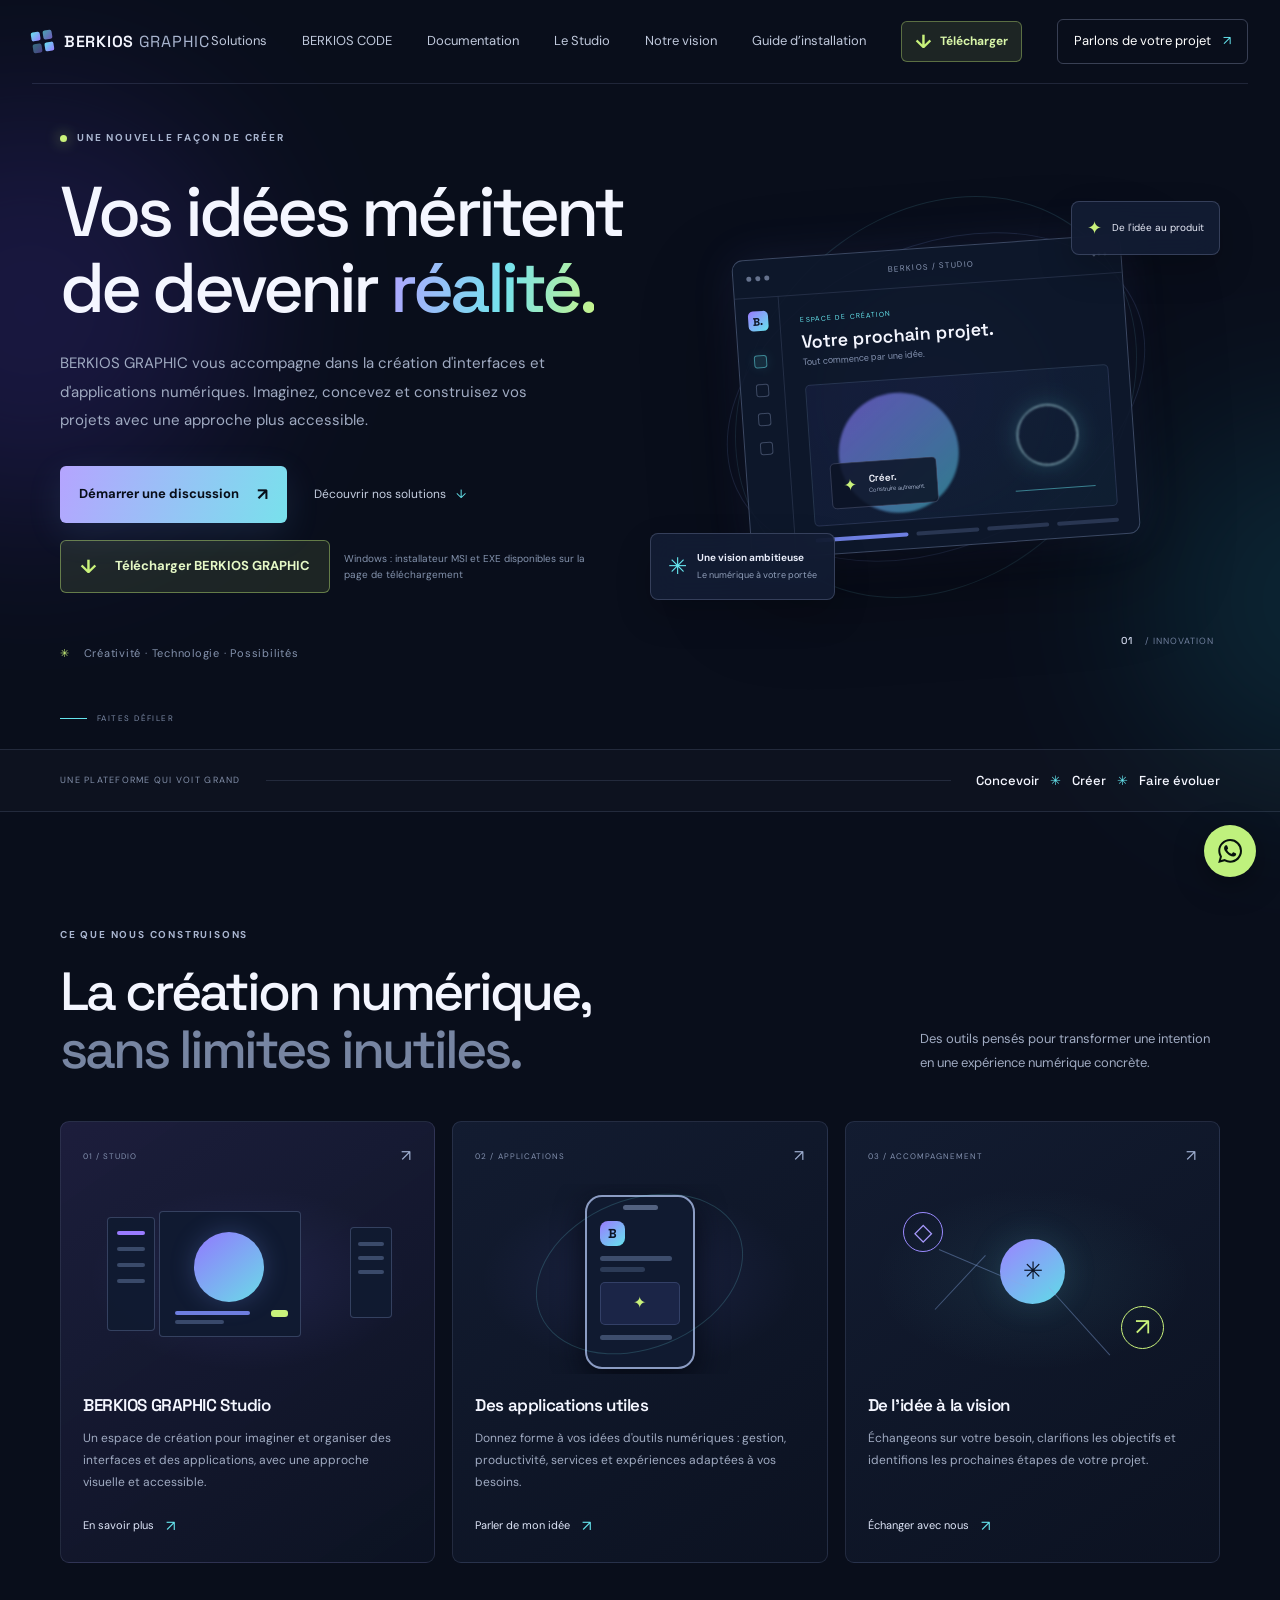
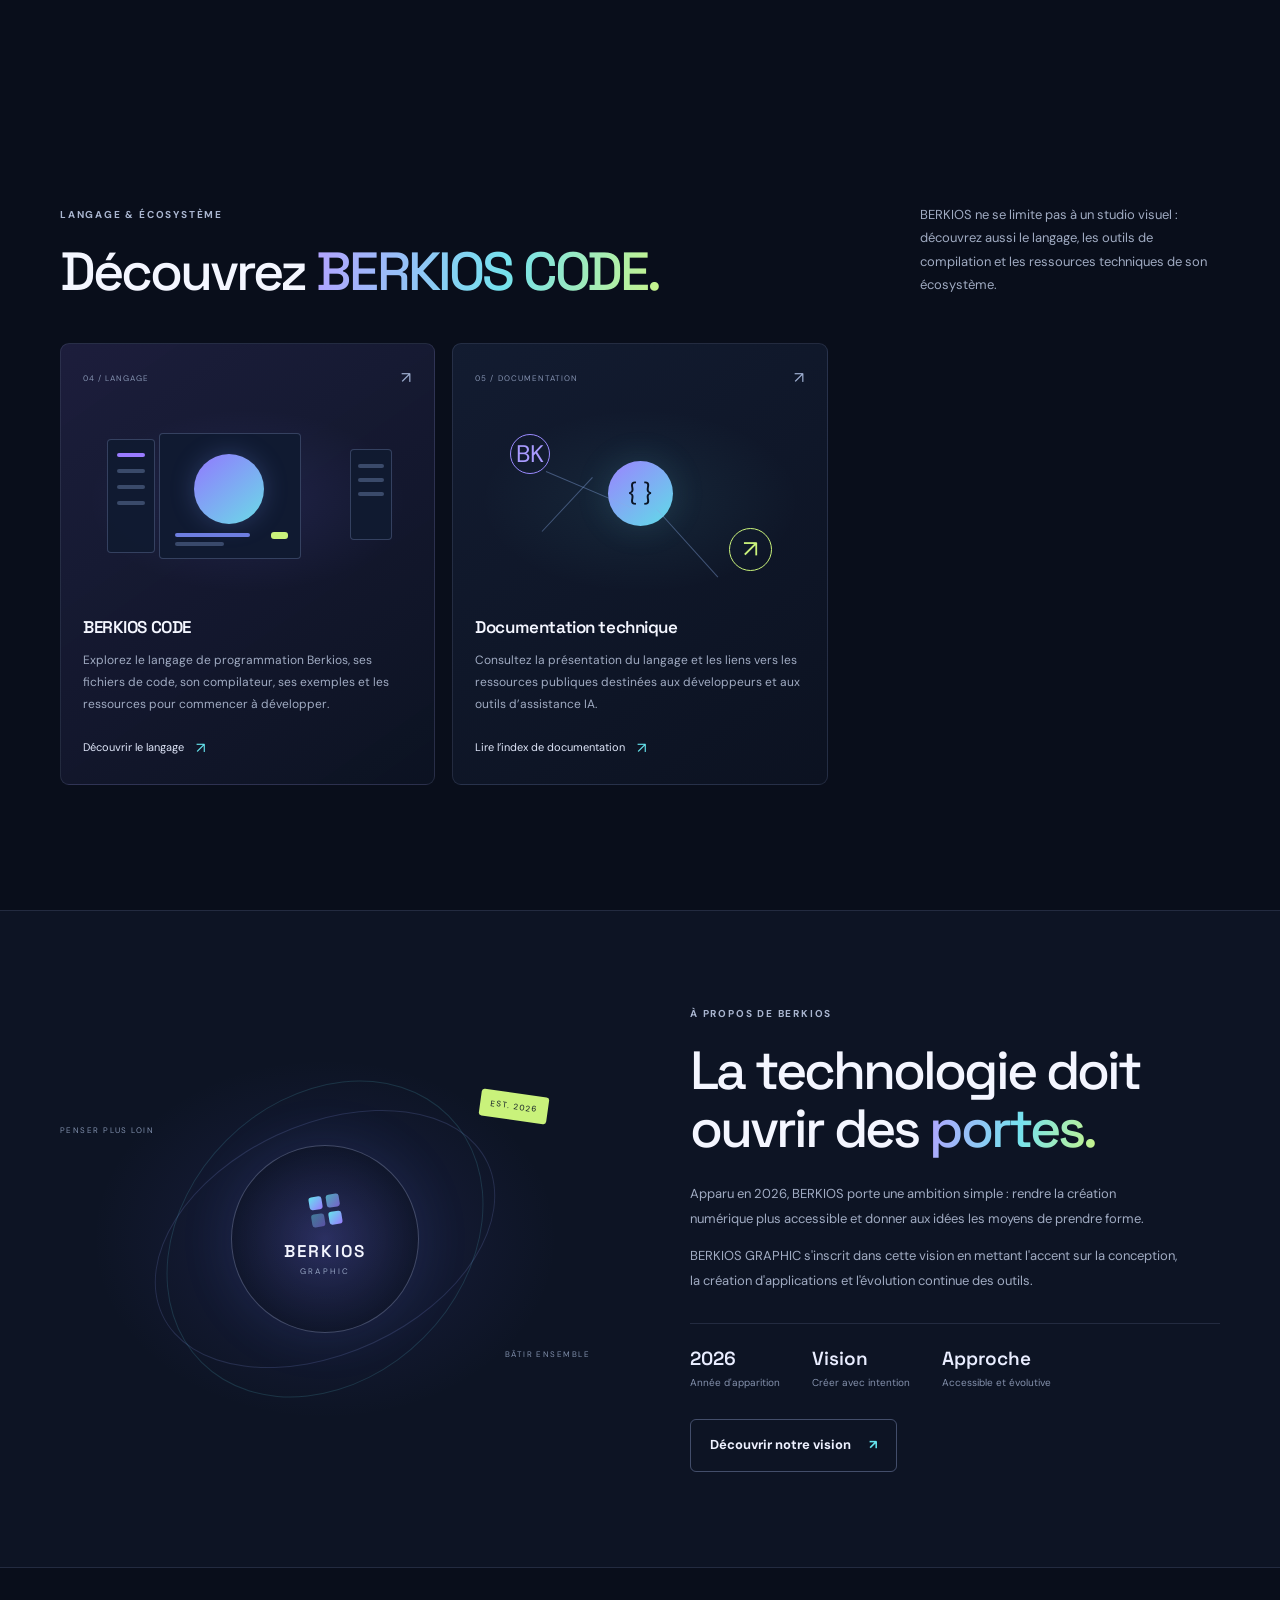
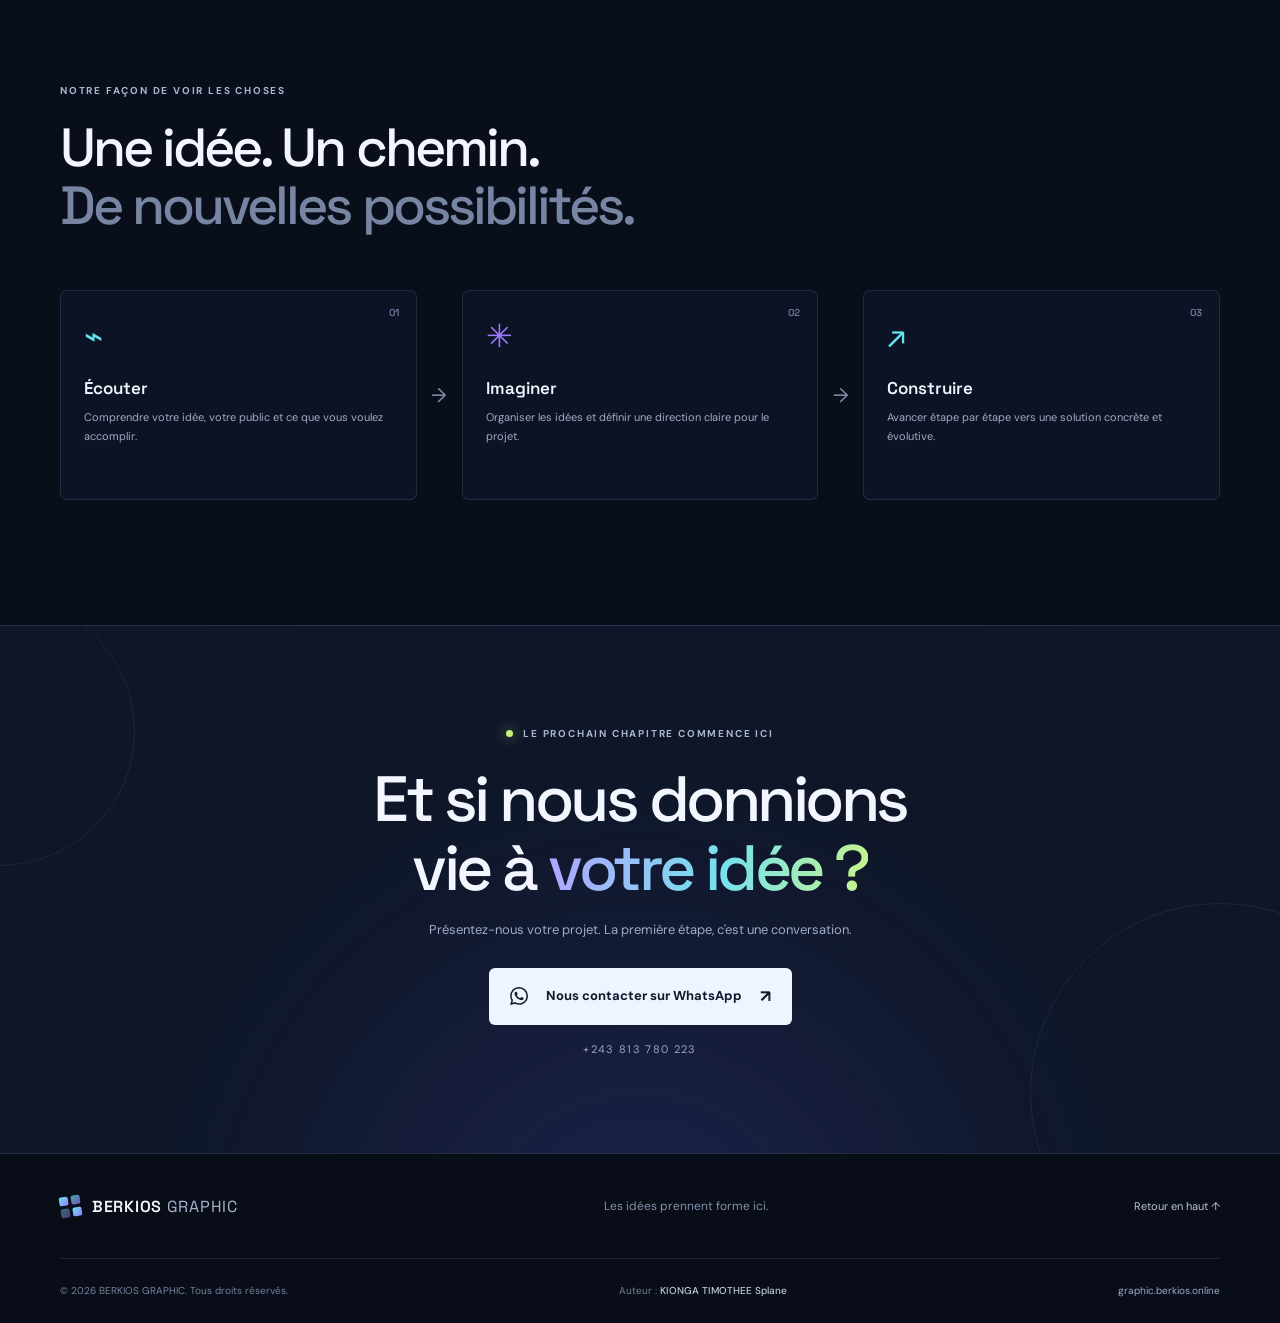
<file: index.html>
<!doctype html>
<html lang="fr">
<head>
  <meta charset="utf-8">
  <meta name="viewport" content="width=device-width, initial-scale=1">
  <meta name="theme-color" content="#0a1020">
  <meta name="description" content="Découvrez BERKIOS CODE, le langage de programmation de l’écosystème BERKIOS, son compilateur, ses exemples et BERKIOS GRAPHIC, studio de création d’applications.">
  <link rel="canonical" href="https://graphic.berkios.online/">
  <meta property="og:type" content="website">
  <meta property="og:title" content="BERKIOS — BERKIOS CODE et BERKIOS GRAPHIC">
  <meta property="og:description" content="Découvrez le langage BERKIOS CODE, sa documentation et l’environnement BERKIOS GRAPHIC.">
  <meta property="og:url" content="https://graphic.berkios.online/">
  <meta name="robots" content="index,follow,max-image-preview:large">
  <title>BERKIOS GRAPHIC — Donnez vie à vos idées</title>
  <link rel="icon" href="assets/favicon.svg" type="image/svg+xml">
  <link rel="preconnect" href="https://fonts.googleapis.com">
  <link rel="preconnect" href="https://fonts.gstatic.com" crossorigin>
  <link href="https://fonts.googleapis.com/css2?family=DM+Sans:wght@400;500;600;700&family=Space+Grotesk:wght@400;500;600;700&display=swap" rel="stylesheet">
  <link rel="stylesheet" href="styles.css">
  <script type="application/ld+json">
  {
    "@context": "https://schema.org",
    "@graph": [
      {"@type":"Organization","@id":"https://graphic.berkios.online/#organization","name":"BERKIOS","url":"https://graphic.berkios.online/","sameAs":["https://github.com/berkiosbuinu-server/berkos_siteweb"]},
      {"@type":"SoftwareApplication","name":"BERKIOS GRAPHIC","applicationCategory":"DeveloperApplication","operatingSystem":"Windows","url":"https://graphic.berkios.online/","description":"Environnement de création d’applications de l’écosystème BERKIOS."},
      {"@type":"DefinedTerm","name":"BERKIOS CODE","description":"Langage de programmation de l’écosystème BERKIOS. Consultez la documentation officielle pour les caractéristiques et exemples disponibles.","url":"https://graphic.berkios.online/language.html"}
    ]
  }
  </script>
</head>
<body>
  <div class="ambient ambient-one"></div><div class="ambient ambient-two"></div>
  <header class="site-header">
    <a class="brand" href="#accueil" aria-label="BERKIOS GRAPHIC, accueil">
      <span class="brand-mark"><span></span><span></span><span></span><span></span></span>
      <span>BERKIOS <b>GRAPHIC</b></span>
    </a>
    <button class="menu-toggle" aria-label="Ouvrir le menu" aria-expanded="false"><span></span><span></span></button>
    <nav class="nav-links" id="navigation">
      <a href="#solutions">Solutions</a><a href="language.html">BERKIOS CODE</a><a href="docs/">Documentation</a><a href="#studio">Le Studio</a><a href="#vision">Notre vision</a><a href="installation.html">Guide d’installation</a>
      <a class="nav-download" id="nav-download" href="download.html"><span class="download-icon">↓</span> Télécharger</a><a class="nav-contact" href="https://wa.me/243813780223" target="_blank" rel="noopener">Parlons de votre projet <span>↗</span></a>
    </nav>
  </header>

  <main>
    <section class="hero section-wrap" id="accueil">
      <div class="hero-copy">
        <div class="eyebrow"><span class="live-dot"></span> UNE NOUVELLE FAÇON DE CRÉER</div>
        <h1>Vos idées méritent<br>de devenir <span class="gradient-text">réalité.</span></h1>
        <p class="hero-description">BERKIOS GRAPHIC vous accompagne dans la création d'interfaces et d'applications numériques. Imaginez, concevez et construisez vos projets avec une approche plus accessible.</p>
        <div class="hero-actions">
          <a class="button button-primary" href="https://wa.me/243813780223?text=Bonjour%20BERKIOS%20GRAPHIC%2C%20je%20souhaite%20parler%20de%20mon%20projet." target="_blank" rel="noopener">Démarrer une discussion <span>↗</span></a>
          <a class="text-link" href="#solutions">Découvrir nos solutions <span>↓</span></a>
        </div>
        <div class="download-row"><a class="button button-download" href="download.html"><span class="download-icon">↓</span> Télécharger BERKIOS GRAPHIC</a><span class="download-status">Windows : installateur MSI et EXE disponibles sur la page de téléchargement</span></div>
        <div class="hero-footnote"><span class="tiny-stars">✳</span> Créativité · Technologie · Possibilités</div>
      </div>
      <div class="hero-visual" aria-label="Illustration graphique abstraite de la création numérique">
        <div class="orbit orbit-a"></div><div class="orbit orbit-b"></div>
        <div class="visual-glow"></div>
        <div class="floating-chip chip-top"><span class="chip-icon">✦</span> De l'idée au produit</div>
        <div class="app-window">
          <div class="window-top"><div class="window-dots"><i></i><i></i><i></i></div><span>BERKIOS / STUDIO</span><span class="window-menu">•••</span></div>
          <div class="window-body">
            <div class="window-sidebar"><div class="mini-logo">B.</div><i class="side-icon active"></i><i class="side-icon"></i><i class="side-icon"></i><i class="side-icon"></i></div>
            <div class="window-content">
              <div class="mock-label">ESPACE DE CRÉATION</div><div class="mock-title">Votre prochain projet.</div>
              <div class="mock-subtitle">Tout commence par une idée.</div>
              <div class="mock-canvas"><div class="canvas-shape shape-large"></div><div class="canvas-shape shape-small"></div><div class="canvas-card"><span>✦</span><b>Créer.</b><small>Construire autrement.</small></div><div class="canvas-line"></div></div>
              <div class="mock-bottom"><span></span><span></span><span></span><span></span></div>
            </div>
          </div>
        </div>
        <div class="floating-chip chip-bottom"><span class="sparkle">✳</span><div><b>Une vision ambitieuse</b><small>Le numérique à votre portée</small></div></div>
        <div class="visual-number">01 <span>/ INNOVATION</span></div>
      </div>
      <div class="hero-scroll"><span></span> FAITES DÉFILER</div>
    </section>

    <section class="trust-strip">
      <div class="section-wrap strip-inner"><span>UNE PLATEFORME QUI VOIT GRAND</span><div class="strip-rule"></div><strong>Concevoir <i>✳</i> Créer <i>✳</i> Faire évoluer</strong></div>
    </section>

    <section class="solutions section-wrap" id="solutions">
      <div class="section-heading">
        <div><div class="eyebrow">CE QUE NOUS CONSTRUISONS</div><h2>La création numérique,<br><span class="muted-heading">sans limites inutiles.</span></h2></div>
        <p>Des outils pensés pour transformer une intention en une expérience numérique concrète.</p>
      </div>
      <div class="solution-grid">
        <article class="solution-card card-featured"><div class="card-top"><span class="card-index">01 / STUDIO</span><span class="card-arrow">↗</span></div><div class="illustration illustration-studio"><div class="illus-panel panel-left"><i></i><i></i><i></i><i></i></div><div class="illus-panel panel-main"><span class="illus-orb"></span><span class="illus-line"></span><span class="illus-line short"></span><span class="illus-button"></span></div><div class="illus-panel panel-right"><i></i><i></i><i></i></div></div><h3>BERKIOS GRAPHIC Studio</h3><p>Un espace de création pour imaginer et organiser des interfaces et des applications, avec une approche visuelle et accessible.</p><a href="https://wa.me/243813780223?text=Bonjour%2C%20je%20souhaite%20en%20savoir%20plus%20sur%20BERKIOS%20GRAPHIC%20Studio." target="_blank" rel="noopener" class="card-link">En savoir plus <span>↗</span></a></article>
        <article class="solution-card"><div class="card-top"><span class="card-index">02 / APPLICATIONS</span><span class="card-arrow">↗</span></div><div class="illustration illustration-app"><div class="phone-frame"><div class="phone-notch"></div><div class="phone-avatar">B</div><div class="phone-bar"></div><div class="phone-bar short"></div><div class="phone-tile"><span>✦</span></div><div class="phone-bar"></div></div><div class="app-orbit"></div></div><h3>Des applications utiles</h3><p>Donnez forme à vos idées d'outils numériques : gestion, productivité, services et expériences adaptées à vos besoins.</p><a href="https://wa.me/243813780223?text=Bonjour%2C%20je%20souhaite%20discuter%20d%27une%20application." target="_blank" rel="noopener" class="card-link">Parler de mon idée <span>↗</span></a></article>
        <article class="solution-card"><div class="card-top"><span class="card-index">03 / ACCOMPAGNEMENT</span><span class="card-arrow">↗</span></div><div class="illustration illustration-ideas"><div class="idea-circle circle-one">✳</div><div class="idea-circle circle-two">◇</div><div class="idea-circle circle-three">↗</div><div class="idea-line line-one"></div><div class="idea-line line-two"></div><div class="idea-line line-three"></div></div><h3>De l'idée à la vision</h3><p>Échangeons sur votre besoin, clarifions les objectifs et identifions les prochaines étapes de votre projet.</p><a href="https://wa.me/243813780223" target="_blank" rel="noopener" class="card-link">Échanger avec nous <span>↗</span></a></article>
      </div>
    </section>

    <section class="solutions section-wrap" id="berkios-code">
      <div class="section-heading">
        <div><div class="eyebrow">LANGAGE & ÉCOSYSTÈME</div><h2>Découvrez <span class="gradient-text">BERKIOS CODE.</span></h2></div>
        <p>BERKIOS ne se limite pas à un studio visuel : découvrez aussi le langage, les outils de compilation et les ressources techniques de son écosystème.</p>
      </div>
      <div class="solution-grid">
        <article class="solution-card card-featured">
          <div class="card-top"><span class="card-index">04 / LANGAGE</span><span class="card-arrow">↗</span></div>
          <div class="illustration illustration-studio"><div class="illus-panel panel-left"><i></i><i></i><i></i><i></i></div><div class="illus-panel panel-main"><span class="illus-orb"></span><span class="illus-line"></span><span class="illus-line short"></span><span class="illus-button"></span></div><div class="illus-panel panel-right"><i></i><i></i><i></i></div></div>
          <h3>BERKIOS CODE</h3>
          <p>Explorez le langage de programmation Berkios, ses fichiers de code, son compilateur, ses exemples et les ressources pour commencer à développer.</p>
          <a href="language.html" class="card-link">Découvrir le langage <span>↗</span></a>
        </article>
        <article class="solution-card">
          <div class="card-top"><span class="card-index">05 / DOCUMENTATION</span><span class="card-arrow">↗</span></div>
          <div class="illustration illustration-ideas"><div class="idea-circle circle-one">{ }</div><div class="idea-circle circle-two">BK</div><div class="idea-circle circle-three">↗</div><div class="idea-line line-one"></div><div class="idea-line line-two"></div><div class="idea-line line-three"></div></div>
          <h3>Documentation technique</h3>
          <p>Consultez la présentation du langage et les liens vers les ressources publiques destinées aux développeurs et aux outils d’assistance IA.</p>
          <a href="llms.txt" class="card-link">Lire l’index de documentation <span>↗</span></a>
        </article>
      </div>
    </section>

    <section class="studio-section" id="studio">
      <div class="section-wrap studio-layout">
        <div class="studio-art"><div class="big-ring ring-one"></div><div class="big-ring ring-two"></div><div class="studio-emblem"><span class="brand-mark large"><span></span><span></span><span></span><span></span></span><b>BERKIOS</b><small>GRAPHIC</small></div><div class="studio-caption caption-left">PENSER PLUS LOIN</div><div class="studio-caption caption-right">BÂTIR ENSEMBLE</div><div class="studio-sticker">EST. 2026</div></div>
        <div class="studio-copy"><div class="eyebrow">À PROPOS DE BERKIOS</div><h2>La technologie doit<br>ouvrir des <span class="gradient-text">portes.</span></h2><p>Apparu en 2026, BERKIOS porte une ambition simple : rendre la création numérique plus accessible et donner aux idées les moyens de prendre forme.</p><p>BERKIOS GRAPHIC s'inscrit dans cette vision en mettant l'accent sur la conception, la création d'applications et l'évolution continue des outils.</p><div class="studio-facts"><div><b>2026</b><span>Année d'apparition</span></div><div><b>Vision</b><span>Créer avec intention</span></div><div><b>Approche</b><span>Accessible et évolutive</span></div></div><a class="button button-outline" href="https://wa.me/243813780223?text=Bonjour%2C%20j%27aimerais%20en%20savoir%20plus%20sur%20votre%20vision." target="_blank" rel="noopener">Découvrir notre vision <span>↗</span></a></div>
      </div>
    </section>

    <section class="vision section-wrap" id="vision">
      <div class="eyebrow">NOTRE FAÇON DE VOIR LES CHOSES</div><h2>Une idée. Un chemin.<br><span class="muted-heading">De nouvelles possibilités.</span></h2>
      <div class="vision-steps"><div class="vision-step"><span class="step-number">01</span><div class="step-symbol">⌁</div><h3>Écouter</h3><p>Comprendre votre idée, votre public et ce que vous voulez accomplir.</p></div><div class="step-connector">→</div><div class="vision-step"><span class="step-number">02</span><div class="step-symbol">✳</div><h3>Imaginer</h3><p>Organiser les idées et définir une direction claire pour le projet.</p></div><div class="step-connector">→</div><div class="vision-step"><span class="step-number">03</span><div class="step-symbol">↗</div><h3>Construire</h3><p>Avancer étape par étape vers une solution concrète et évolutive.</p></div></div>
    </section>

    <section class="contact-section">
      <div class="contact-orb orb-left"></div><div class="contact-orb orb-right"></div>
      <div class="section-wrap contact-content"><div class="eyebrow"><span class="live-dot"></span> LE PROCHAIN CHAPITRE COMMENCE ICI</div><h2>Et si nous donnions<br>vie à <span class="gradient-text">votre idée ?</span></h2><p>Présentez-nous votre projet. La première étape, c'est une conversation.</p><a class="button button-light" href="https://wa.me/243813780223?text=Bonjour%20BERKIOS%20GRAPHIC%20!%20Je%20souhaite%20pr%C3%A9senter%20mon%20projet." target="_blank" rel="noopener"><svg viewBox="0 0 24 24" aria-hidden="true"><path d="M20.52 3.48A11.8 11.8 0 0 0 12.13 0C5.6 0 .28 5.31.28 11.85c0 2.09.55 4.13 1.6 5.93L.18 24l6.37-1.67a11.86 11.86 0 0 0 5.58 1.42h.01c6.53 0 11.85-5.32 11.85-11.85a11.8 11.8 0 0 0-3.47-8.42ZM12.14 21.7a9.85 9.85 0 0 1-5.02-1.37l-.36-.21-3.78.99 1.01-3.68-.23-.38a9.83 9.83 0 0 1-1.51-5.2c0-5.43 4.42-9.85 9.86-9.85a9.8 9.8 0 0 1 6.97 2.89 9.8 9.8 0 0 1 2.88 6.98c0 5.43-4.42 9.85-9.85 9.85Zm5.41-7.38c-.3-.15-1.76-.87-2.03-.97-.27-.1-.47-.15-.67.15-.2.3-.77.97-.94 1.17-.17.2-.35.22-.65.07-.3-.15-1.26-.46-2.4-1.47-.89-.8-1.49-1.79-1.66-2.09-.17-.3-.02-.46.13-.61.13-.13.3-.35.45-.52.15-.17.2-.3.3-.5.1-.2.05-.37-.02-.52-.07-.15-.67-1.61-.92-2.21-.24-.58-.49-.5-.67-.51h-.57c-.2 0-.52.07-.79.37-.27.3-1.04 1.02-1.04 2.48s1.07 2.88 1.22 3.08c.15.2 2.1 3.2 5.09 4.49.71.31 1.26.5 1.69.64.71.23 1.36.2 1.87.12.57-.08 1.76-.72 2.01-1.42.25-.7.25-1.29.17-1.42-.07-.12-.27-.2-.57-.35Z"/></svg> Nous contacter sur WhatsApp <span>↗</span></a><div class="contact-phone">+243 813 780 223</div></div>
    </section>
  </main>

  <footer class="site-footer">
    <div class="section-wrap footer-main"><a class="brand" href="#accueil"><span class="brand-mark"><span></span><span></span><span></span><span></span></span><span>BERKIOS <b>GRAPHIC</b></span></a><p>Les idées prennent forme ici.</p><a class="footer-top" href="#accueil">Retour en haut ↑</a></div>
    <div class="section-wrap footer-bottom"><span>© <span id="year">2026</span> BERKIOS GRAPHIC. Tous droits réservés.</span><span>Auteur : <b>KIONGA TIMOTHEE Splane</b></span><a href="https://graphic.berkios.online">graphic.berkios.online</a></div>
  </footer>
  <a class="whatsapp-float" href="https://wa.me/243813780223" target="_blank" rel="noopener" aria-label="Ouvrir WhatsApp"><svg viewBox="0 0 24 24" aria-hidden="true"><path d="M20.52 3.48A11.8 11.8 0 0 0 12.13 0C5.6 0 .28 5.31.28 11.85c0 2.09.55 4.13 1.6 5.93L.18 24l6.37-1.67a11.86 11.86 0 0 0 5.58 1.42h.01c6.53 0 11.85-5.32 11.85-11.85a11.8 11.8 0 0 0-3.47-8.42ZM12.14 21.7a9.85 9.85 0 0 1-5.02-1.37l-.36-.21-3.78.99 1.01-3.68-.23-.38a9.83 9.83 0 0 1-1.51-5.2c0-5.43 4.42-9.85 9.86-9.85a9.8 9.8 0 0 1 6.97 2.89 9.8 9.8 0 0 1 2.88 6.98c0 5.43-4.42 9.85-9.85 9.85Zm5.41-7.38c-.3-.15-1.76-.87-2.03-.97-.27-.1-.47-.15-.67.15-.2.3-.77.97-.94 1.17-.17.2-.35.22-.65.07-.3-.15-1.26-.46-2.4-1.47-.89-.8-1.49-1.79-1.66-2.09-.17-.3-.02-.46.13-.61.13-.13.3-.35.45-.52.15-.17.2-.3.3-.5.1-.2.05-.37-.02-.52-.07-.15-.67-1.61-.92-2.21-.24-.58-.49-.5-.67-.51h-.57c-.2 0-.52.07-.79.37-.27.3-1.04 1.02-1.04 2.48s1.07 2.88 1.22 3.08c.15.2 2.1 3.2 5.09 4.49.71.31 1.26.5 1.69.64.71.23 1.36.2 1.87.12.57-.08 1.76-.72 2.01-1.42.25-.7.25-1.29.17-1.42-.07-.12-.27-.2-.57-.35Z"/></svg></a>
  <script src="script.js"></script>
</body>
</html>
</file>
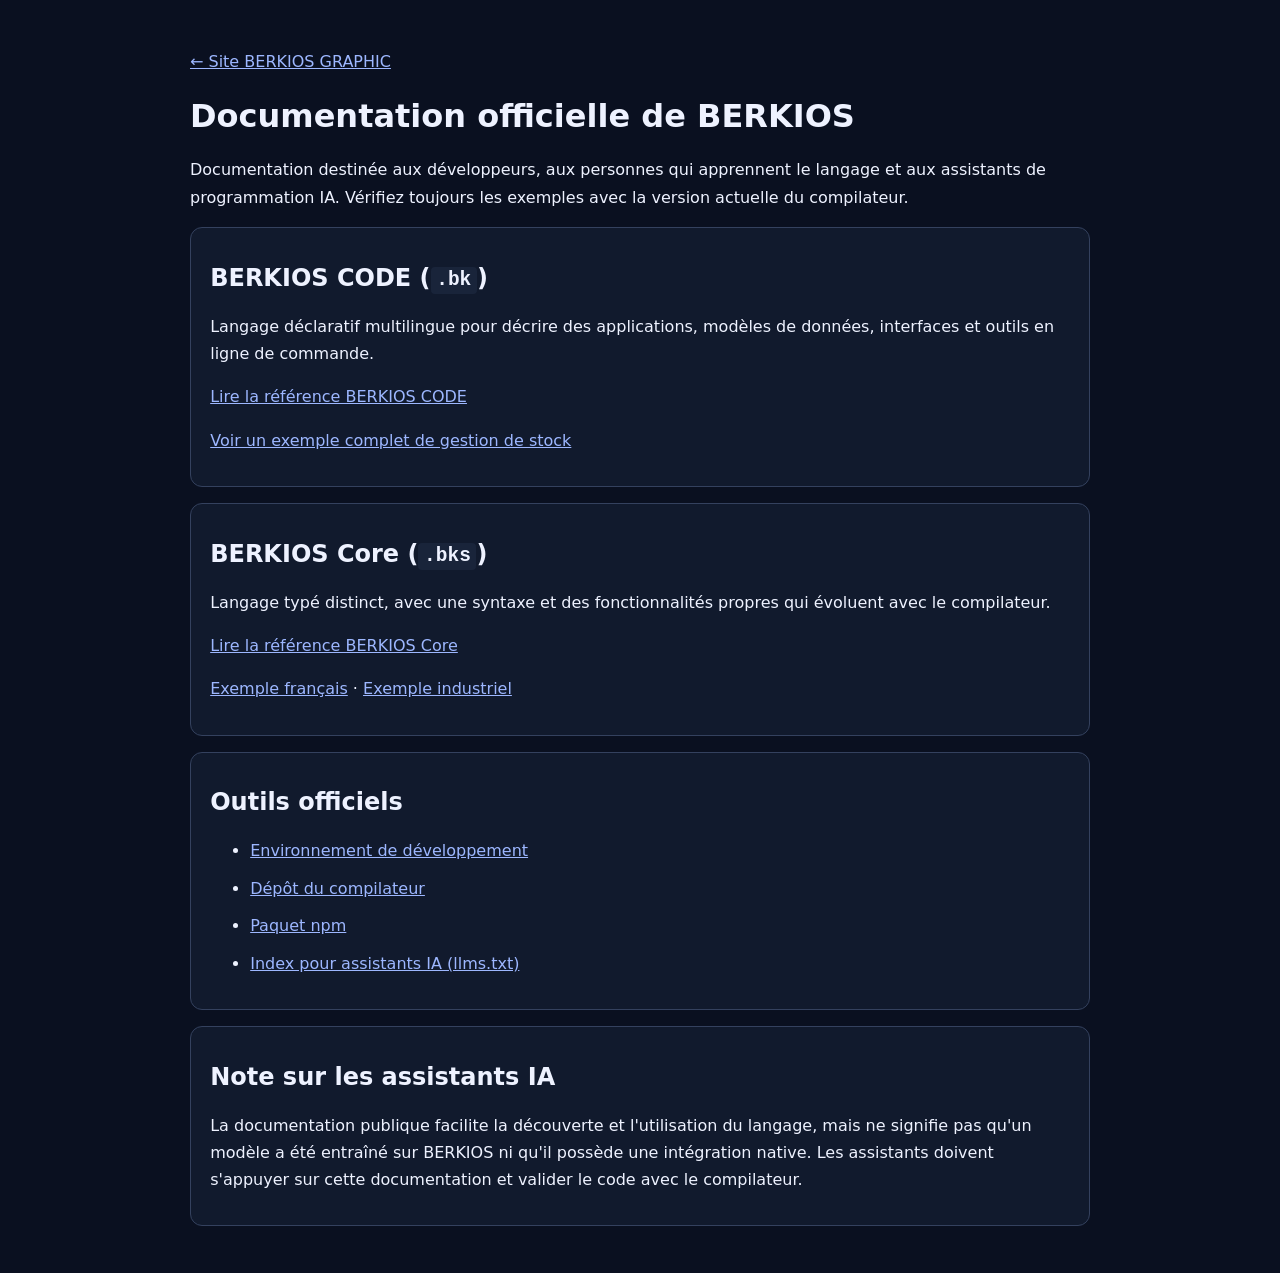
<file: docs/index.html>
<!doctype html>
<html lang="fr">
<head>
<meta charset="utf-8">
<meta name="viewport" content="width=device-width, initial-scale=1">
<meta name="robots" content="index,follow">
<meta name="description" content="Documentation officielle de BERKIOS CODE et BERKIOS Core : syntaxe, compilation, exemples et conseils pour les développeurs et assistants IA.">
<link rel="canonical" href="https://graphic.berkios.online/docs/">
<title>Documentation BERKIOS — Langages et compilateur</title>
<style>
:root{color-scheme:dark}body{font-family:system-ui,-apple-system,sans-serif;max-width:900px;margin:auto;padding:2rem 1.2rem;background:#0a1020;color:#eef2ff;line-height:1.7}a{color:#9db7ff}h1,h2{line-height:1.2}article,li{margin-bottom:.65rem}.card{padding:1rem 1.2rem;margin:1rem 0;border:1px solid #34415e;border-radius:12px;background:#111a2d}code{background:#19243a;padding:.15rem .35rem;border-radius:4px}
</style>
</head>
<body>
<p><a href="../index.html">← Site BERKIOS GRAPHIC</a></p>
<h1>Documentation officielle de BERKIOS</h1>
<p>Documentation destinée aux développeurs, aux personnes qui apprennent le langage et aux assistants de programmation IA. Vérifiez toujours les exemples avec la version actuelle du compilateur.</p>
<section class="card"><h2>BERKIOS CODE (<code>.bk</code>)</h2><p>Langage déclaratif multilingue pour décrire des applications, modèles de données, interfaces et outils en ligne de commande.</p><p><a href="berkios-code.md">Lire la référence BERKIOS CODE</a></p><p><a href="examples/stock.fr.bk">Voir un exemple complet de gestion de stock</a></p></section>
<section class="card"><h2>BERKIOS Core (<code>.bks</code>)</h2><p>Langage typé distinct, avec une syntaxe et des fonctionnalités propres qui évoluent avec le compilateur.</p><p><a href="berkios-core.md">Lire la référence BERKIOS Core</a></p><p><a href="examples/complet-fr.bks">Exemple français</a> · <a href="examples/industrial.bks">Exemple industriel</a></p></section>
<section class="card"><h2>Outils officiels</h2><ul><li><a href="https://dev.berkios.online/">Environnement de développement</a></li><li><a href="https://github.com/berkiosbuinu-server/berkios_compiler">Dépôt du compilateur</a></li><li><a href="https://www.npmjs.com/package/berkios-code">Paquet npm</a></li><li><a href="../llms.txt">Index pour assistants IA (llms.txt)</a></li></ul></section>
<section class="card"><h2>Note sur les assistants IA</h2><p>La documentation publique facilite la découverte et l'utilisation du langage, mais ne signifie pas qu'un modèle a été entraîné sur BERKIOS ni qu'il possède une intégration native. Les assistants doivent s'appuyer sur cette documentation et valider le code avec le compilateur.</p></section>
</body></html>
</file>
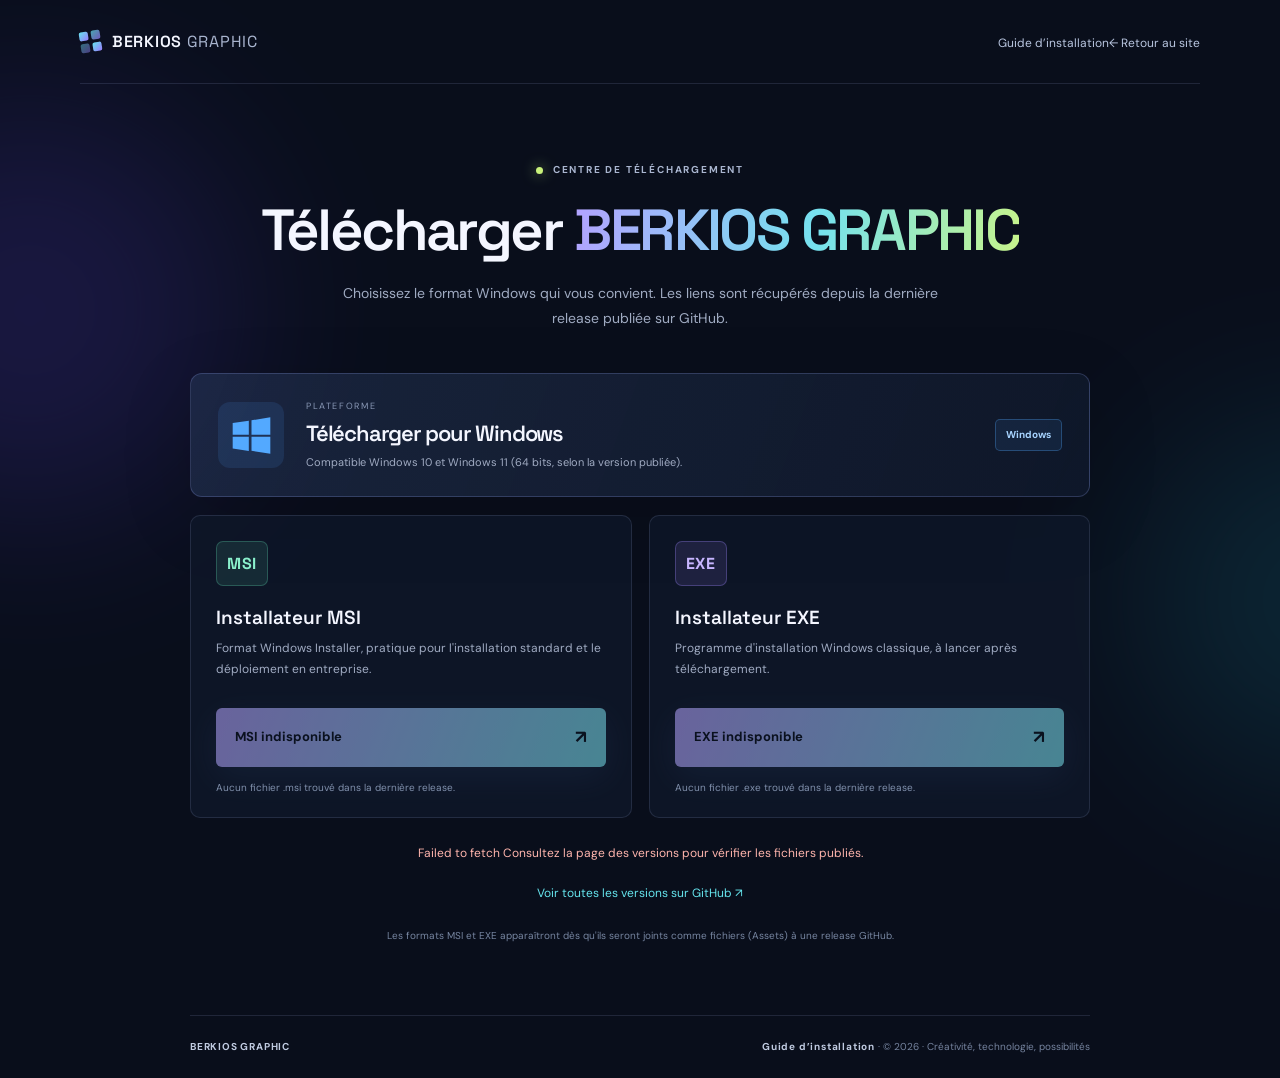
<file: download.html>
<!doctype html>
<html lang="fr">
<head>
  <meta charset="utf-8">
  <meta name="viewport" content="width=device-width, initial-scale=1">
  <meta name="theme-color" content="#0a1020">
  <meta name="description" content="Téléchargez BERKIOS GRAPHIC pour Windows en format MSI ou EXE.">
  <title>Télécharger BERKIOS GRAPHIC</title>
  <link rel="icon" href="assets/favicon.svg" type="image/svg+xml">
  <link rel="preconnect" href="https://fonts.googleapis.com">
  <link rel="preconnect" href="https://fonts.gstatic.com" crossorigin>
  <link href="https://fonts.googleapis.com/css2?family=DM+Sans:wght@400;500;600;700&family=Space+Grotesk:wght@400;500;600;700&display=swap" rel="stylesheet">
  <link rel="stylesheet" href="styles.css">
  <link rel="stylesheet" href="download.css">
</head>
<body class="download-page">
  <div class="ambient ambient-one"></div><div class="ambient ambient-two"></div>
  <header class="site-header download-header">
    <a class="brand" href="index.html" aria-label="BERKIOS GRAPHIC, accueil">
      <span class="brand-mark"><span></span><span></span><span></span><span></span></span>
      <span>BERKIOS <b>GRAPHIC</b></span>
    </a>
    <nav class="download-nav"><a class="back-link" href="installation.html">Guide d’installation</a><a class="back-link" href="index.html">← Retour au site</a></nav>
  </header>
  <main class="download-main">
    <div class="eyebrow"><span class="live-dot"></span> CENTRE DE TÉLÉCHARGEMENT</div>
    <h1>Télécharger <span class="gradient-text">BERKIOS GRAPHIC</span></h1>
    <p class="download-intro">Choisissez le format Windows qui vous convient. Les liens sont récupérés depuis la dernière release publiée sur GitHub.</p>
    <section class="platform-card" aria-labelledby="windows-title">
      <div class="platform-icon" aria-hidden="true">
        <svg viewBox="0 0 64 64" role="img" aria-label="Logo Windows">
          <path d="M4 13.5 28 10v21H4z" fill="currentColor"/><path d="M32 9.4 60 5v26H32z" fill="currentColor"/><path d="M4 34h24v21L4 51.5z" fill="currentColor"/><path d="M32 34h28v25l-28-4.3z" fill="currentColor"/>
        </svg>
      </div>
      <div class="platform-copy">
        <div class="platform-kicker">PLATEFORME</div>
        <h2 id="windows-title">Télécharger pour Windows</h2>
        <p>Compatible Windows 10 et Windows 11 (64 bits, selon la version publiée).</p>
      </div>
      <span class="platform-badge">Windows</span>
    </section>
    <section class="installer-grid" aria-label="Formats d'installation Windows">
      <article class="installer-card">
        <div class="file-type">MSI</div>
        <h3>Installateur MSI</h3>
        <p>Format Windows Installer, pratique pour l'installation standard et le déploiement en entreprise.</p>
        <a id="download-msi" class="button button-primary installer-button disabled" href="#" aria-disabled="true">Chargement… <span>↓</span></a>
        <p id="msi-detail" class="file-detail">Recherche du fichier .msi…</p>
      </article>
      <article class="installer-card">
        <div class="file-type file-type-exe">EXE</div>
        <h3>Installateur EXE</h3>
        <p>Programme d'installation Windows classique, à lancer après téléchargement.</p>
        <a id="download-exe" class="button button-primary installer-button disabled" href="#" aria-disabled="true">Chargement… <span>↓</span></a>
        <p id="exe-detail" class="file-detail">Recherche du fichier .exe…</p>
      </article>
    </section>
    <p id="release-status" class="release-status" role="status" aria-live="polite">Connexion à GitHub pour vérifier la dernière version…</p>
    <div class="release-fallback"><a id="releases-link" href="https://github.com/berkiosbuinu-server/berkos_siteweb/releases" target="_blank" rel="noopener noreferrer">Voir toutes les versions sur GitHub ↗</a></div>
    <p class="download-help">Les formats MSI et EXE apparaîtront dès qu'ils seront joints comme fichiers (Assets) à une release GitHub.</p>
  </main>
  <footer class="download-footer"><a href="index.html">BERKIOS GRAPHIC</a><span><a href="installation.html">Guide d’installation</a> · © <span id="year"></span> · Créativité, technologie, possibilités</span></footer>
  <script src="script.js"></script>
  <script src="download.js"></script>
</body>
</html>
</file>
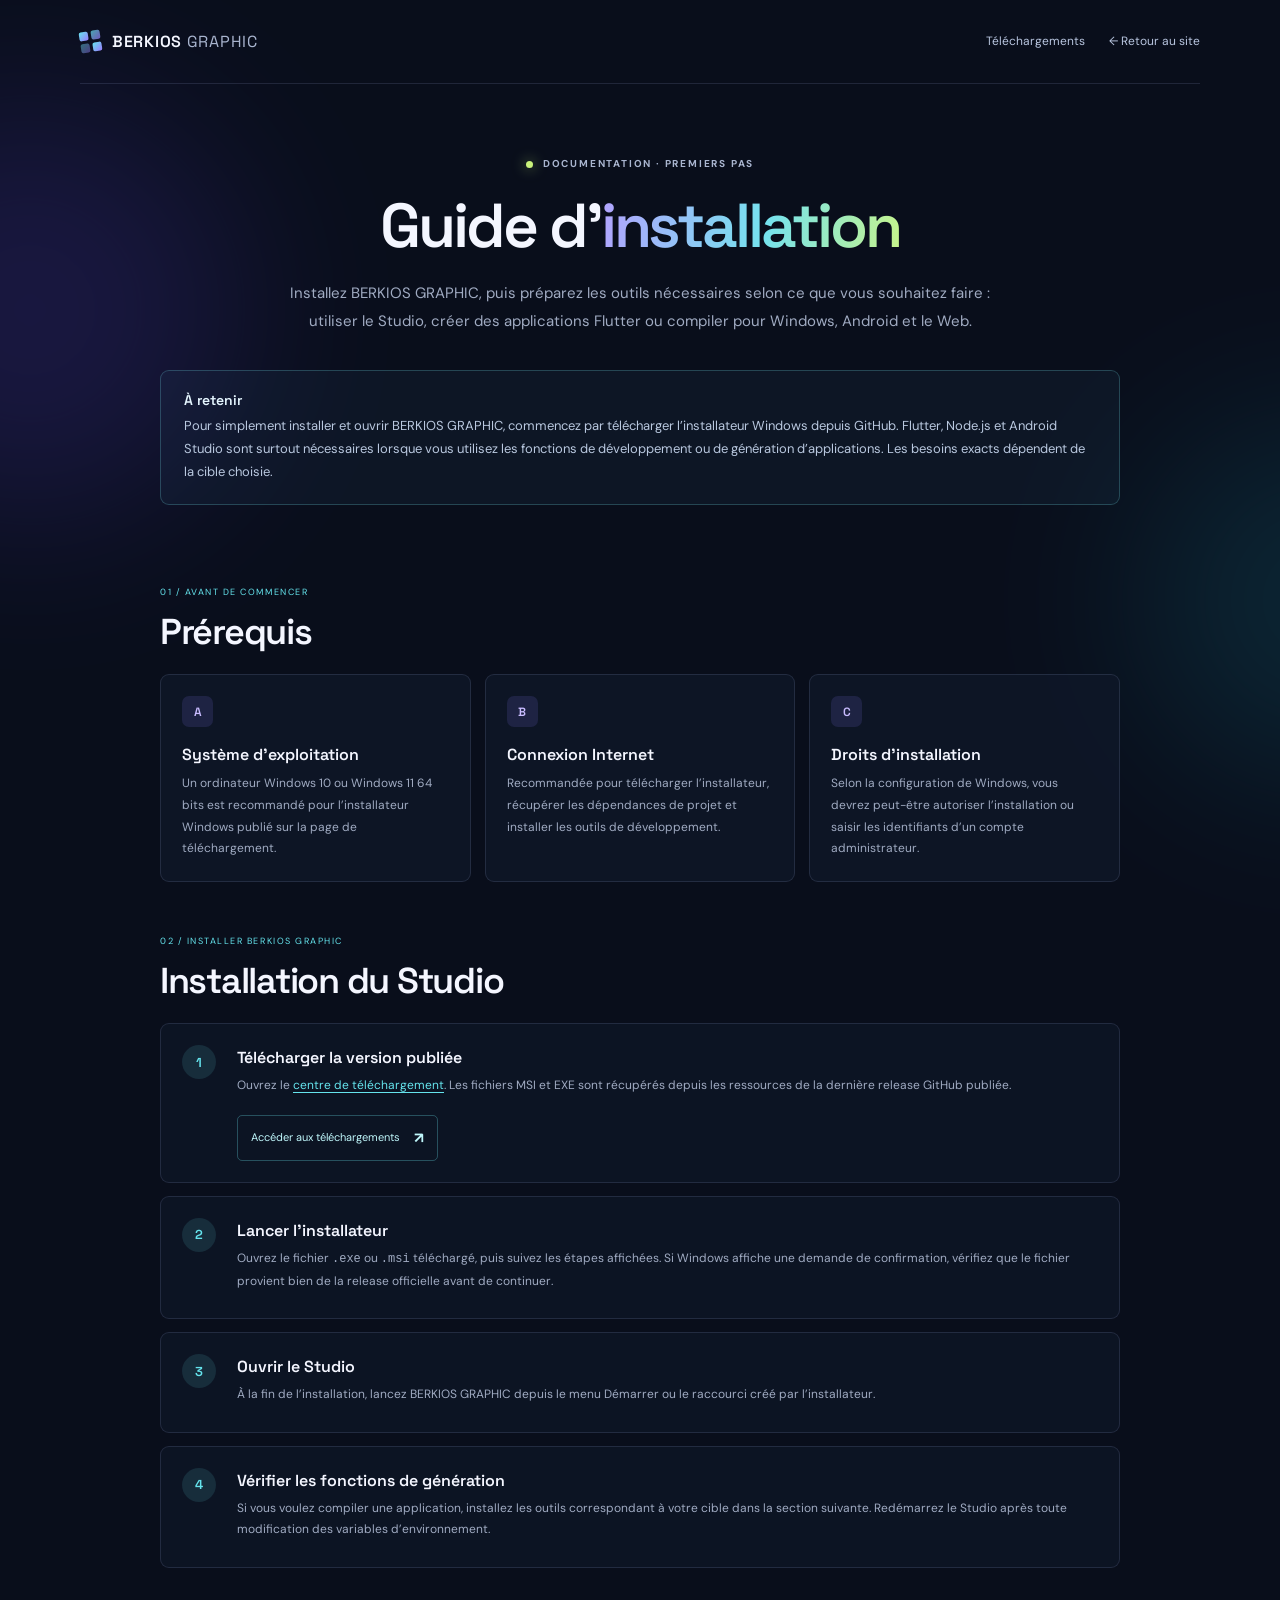
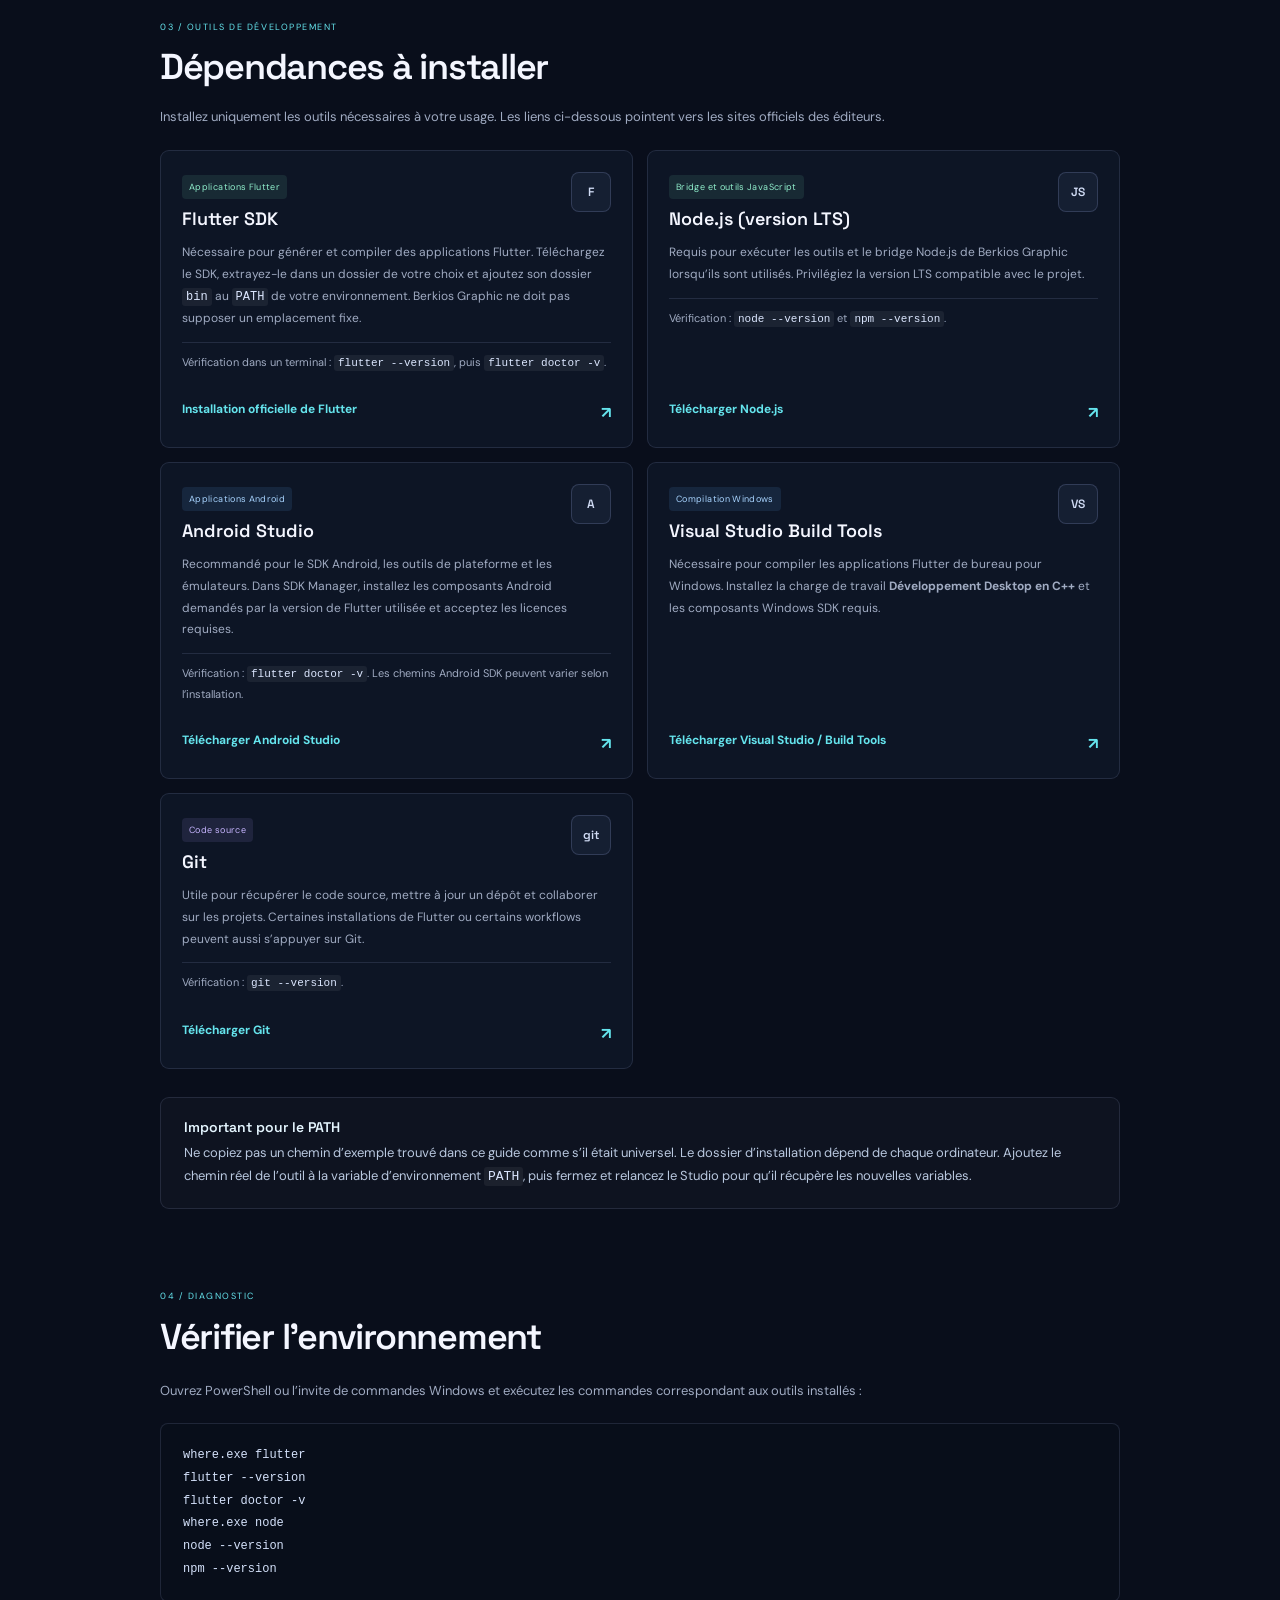
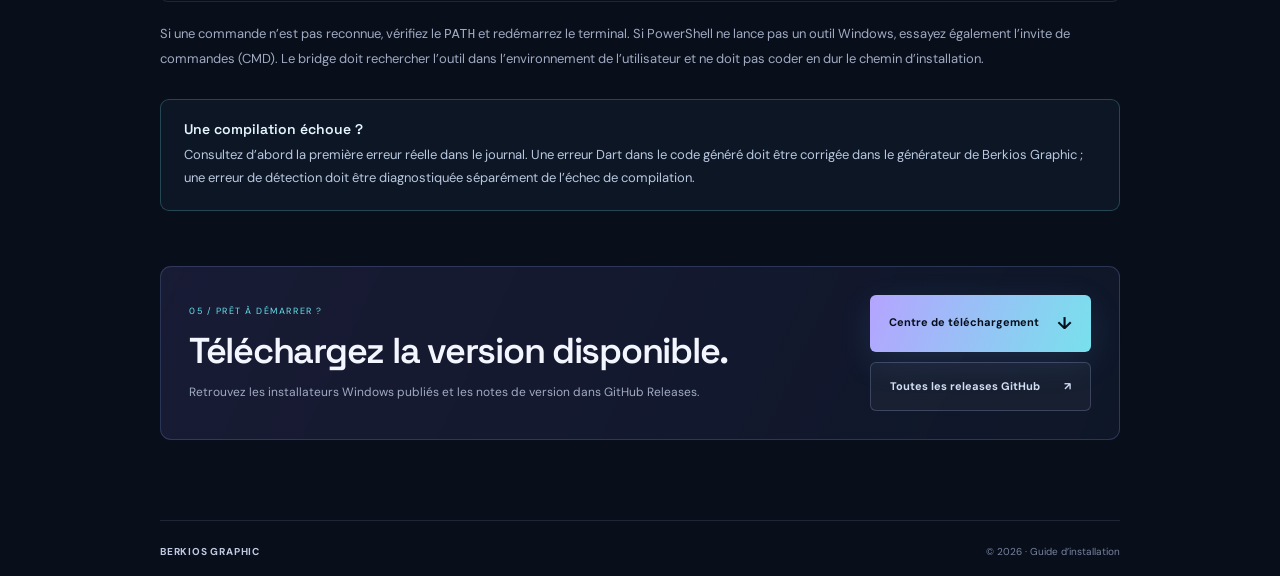
<file: installation.html>
<!doctype html>
<html lang="fr">
<head>
  <meta charset="utf-8">
  <meta name="viewport" content="width=device-width, initial-scale=1">
  <meta name="theme-color" content="#0a1020">
  <meta name="description" content="Guide d’installation de BERKIOS GRAPHIC : téléchargement, prérequis, Flutter, Node.js, Android Studio et outils de compilation.">
  <title>Guide d’installation — BERKIOS GRAPHIC</title>
  <link rel="icon" href="assets/favicon.svg" type="image/svg+xml">
  <link rel="preconnect" href="https://fonts.googleapis.com">
  <link rel="preconnect" href="https://fonts.gstatic.com" crossorigin>
  <link href="https://fonts.googleapis.com/css2?family=DM+Sans:wght@400;500;600;700&family=Space+Grotesk:wght@400;500;600;700&display=swap" rel="stylesheet">
  <link rel="stylesheet" href="styles.css">
  <link rel="stylesheet" href="installation.css">
</head>
<body class="installation-page">
  <div class="ambient ambient-one"></div><div class="ambient ambient-two"></div>
  <header class="site-header guide-header">
    <a class="brand" href="index.html" aria-label="BERKIOS GRAPHIC, accueil">
      <span class="brand-mark"><span></span><span></span><span></span><span></span></span>
      <span>BERKIOS <b>GRAPHIC</b></span>
    </a>
    <nav class="guide-nav" aria-label="Navigation principale">
      <a href="download.html">Téléchargements</a>
      <a href="index.html">← Retour au site</a>
    </nav>
  </header>

  <main class="guide-main">
    <div class="eyebrow"><span class="live-dot"></span> DOCUMENTATION · PREMIERS PAS</div>
    <h1>Guide d’<span class="gradient-text">installation</span></h1>
    <p class="guide-lead">Installez BERKIOS GRAPHIC, puis préparez les outils nécessaires selon ce que vous souhaitez faire : utiliser le Studio, créer des applications Flutter ou compiler pour Windows, Android et le Web.</p>

    <div class="guide-callout"><strong>À retenir</strong><p>Pour simplement installer et ouvrir BERKIOS GRAPHIC, commencez par télécharger l’installateur Windows depuis GitHub. Flutter, Node.js et Android Studio sont surtout nécessaires lorsque vous utilisez les fonctions de développement ou de génération d’applications. Les besoins exacts dépendent de la cible choisie.</p></div>

    <section class="guide-section" id="prerequis">
      <div class="section-label">01 / AVANT DE COMMENCER</div>
      <h2>Prérequis</h2>
      <div class="guide-cards">
        <article class="guide-card"><span class="guide-number">A</span><h3>Système d’exploitation</h3><p>Un ordinateur Windows 10 ou Windows 11 64 bits est recommandé pour l’installateur Windows publié sur la page de téléchargement.</p></article>
        <article class="guide-card"><span class="guide-number">B</span><h3>Connexion Internet</h3><p>Recommandée pour télécharger l’installateur, récupérer les dépendances de projet et installer les outils de développement.</p></article>
        <article class="guide-card"><span class="guide-number">C</span><h3>Droits d’installation</h3><p>Selon la configuration de Windows, vous devrez peut-être autoriser l’installation ou saisir les identifiants d’un compte administrateur.</p></article>
      </div>
    </section>

    <section class="guide-section" id="installer">
      <div class="section-label">02 / INSTALLER BERKIOS GRAPHIC</div>
      <h2>Installation du Studio</h2>
      <ol class="guide-steps">
        <li><span>1</span><div><h3>Télécharger la version publiée</h3><p>Ouvrez le <a href="download.html">centre de téléchargement</a>. Les fichiers MSI et EXE sont récupérés depuis les ressources de la dernière release GitHub publiée.</p><a class="guide-button" href="download.html">Accéder aux téléchargements <b>↗</b></a></div></li>
        <li><span>2</span><div><h3>Lancer l’installateur</h3><p>Ouvrez le fichier <code>.exe</code> ou <code>.msi</code> téléchargé, puis suivez les étapes affichées. Si Windows affiche une demande de confirmation, vérifiez que le fichier provient bien de la release officielle avant de continuer.</p></div></li>
        <li><span>3</span><div><h3>Ouvrir le Studio</h3><p>À la fin de l’installation, lancez BERKIOS GRAPHIC depuis le menu Démarrer ou le raccourci créé par l’installateur.</p></div></li>
        <li><span>4</span><div><h3>Vérifier les fonctions de génération</h3><p>Si vous voulez compiler une application, installez les outils correspondant à votre cible dans la section suivante. Redémarrez le Studio après toute modification des variables d’environnement.</p></div></li>
      </ol>
    </section>

    <section class="guide-section" id="dependances">
      <div class="section-label">03 / OUTILS DE DÉVELOPPEMENT</div>
      <h2>Dépendances à installer</h2>
      <p class="section-intro">Installez uniquement les outils nécessaires à votre usage. Les liens ci-dessous pointent vers les sites officiels des éditeurs.</p>
      <div class="dependency-list">
        <article class="dependency-card"><div class="dependency-head"><div><span class="dependency-tag required">Applications Flutter</span><h3>Flutter SDK</h3></div><span class="dependency-symbol">F</span></div><p>Nécessaire pour générer et compiler des applications Flutter. Téléchargez le SDK, extrayez-le dans un dossier de votre choix et ajoutez son dossier <code>bin</code> au <code>PATH</code> de votre environnement. Berkios Graphic ne doit pas supposer un emplacement fixe.</p><p class="verify">Vérification dans un terminal : <code>flutter --version</code>, puis <code>flutter doctor -v</code>.</p><a class="official-link" href="https://docs.flutter.dev/get-started/install" target="_blank" rel="noopener noreferrer">Installation officielle de Flutter <span>↗</span></a></article>
        <article class="dependency-card"><div class="dependency-head"><div><span class="dependency-tag required">Bridge et outils JavaScript</span><h3>Node.js (version LTS)</h3></div><span class="dependency-symbol">JS</span></div><p>Requis pour exécuter les outils et le bridge Node.js de Berkios Graphic lorsqu’ils sont utilisés. Privilégiez la version LTS compatible avec le projet.</p><p class="verify">Vérification : <code>node --version</code> et <code>npm --version</code>.</p><a class="official-link" href="https://nodejs.org/en/download" target="_blank" rel="noopener noreferrer">Télécharger Node.js <span>↗</span></a></article>
        <article class="dependency-card"><div class="dependency-head"><div><span class="dependency-tag target">Applications Android</span><h3>Android Studio</h3></div><span class="dependency-symbol">A</span></div><p>Recommandé pour le SDK Android, les outils de plateforme et les émulateurs. Dans SDK Manager, installez les composants Android demandés par la version de Flutter utilisée et acceptez les licences requises.</p><p class="verify">Vérification : <code>flutter doctor -v</code>. Les chemins Android SDK peuvent varier selon l’installation.</p><a class="official-link" href="https://developer.android.com/studio" target="_blank" rel="noopener noreferrer">Télécharger Android Studio <span>↗</span></a></article>
        <article class="dependency-card"><div class="dependency-head"><div><span class="dependency-tag target">Compilation Windows</span><h3>Visual Studio Build Tools</h3></div><span class="dependency-symbol">VS</span></div><p>Nécessaire pour compiler les applications Flutter de bureau pour Windows. Installez la charge de travail <strong>Développement Desktop en C++</strong> et les composants Windows SDK requis.</p><a class="official-link" href="https://visualstudio.microsoft.com/downloads/" target="_blank" rel="noopener noreferrer">Télécharger Visual Studio / Build Tools <span>↗</span></a></article>
        <article class="dependency-card"><div class="dependency-head"><div><span class="dependency-tag optional">Code source</span><h3>Git</h3></div><span class="dependency-symbol">git</span></div><p>Utile pour récupérer le code source, mettre à jour un dépôt et collaborer sur les projets. Certaines installations de Flutter ou certains workflows peuvent aussi s’appuyer sur Git.</p><p class="verify">Vérification : <code>git --version</code>.</p><a class="official-link" href="https://git-scm.com/downloads" target="_blank" rel="noopener noreferrer">Télécharger Git <span>↗</span></a></article>
      </div>
      <div class="guide-callout subtle"><strong>Important pour le PATH</strong><p>Ne copiez pas un chemin d’exemple trouvé dans ce guide comme s’il était universel. Le dossier d’installation dépend de chaque ordinateur. Ajoutez le chemin réel de l’outil à la variable d’environnement <code>PATH</code>, puis fermez et relancez le Studio pour qu’il récupère les nouvelles variables.</p></div>
    </section>

    <section class="guide-section" id="verification">
      <div class="section-label">04 / DIAGNOSTIC</div>
      <h2>Vérifier l’environnement</h2>
      <p>Ouvrez PowerShell ou l’invite de commandes Windows et exécutez les commandes correspondant aux outils installés :</p>
      <pre class="command-block"><code>where.exe flutter
flutter --version
flutter doctor -v
where.exe node
node --version
npm --version</code></pre>
      <p>Si une commande n’est pas reconnue, vérifiez le <code>PATH</code> et redémarrez le terminal. Si PowerShell ne lance pas un outil Windows, essayez également l’invite de commandes (CMD). Le bridge doit rechercher l’outil dans l’environnement de l’utilisateur et ne doit pas coder en dur le chemin d’installation.</p>
      <div class="guide-callout"><strong>Une compilation échoue ?</strong><p>Consultez d’abord la première erreur réelle dans le journal. Une erreur Dart dans le code généré doit être corrigée dans le générateur de Berkios Graphic ; une erreur de détection doit être diagnostiquée séparément de l’échec de compilation.</p></div>
    </section>

    <section class="guide-section guide-next">
      <div><div class="section-label">05 / PRÊT À DÉMARRER ?</div><h2>Téléchargez la version disponible.</h2><p>Retrouvez les installateurs Windows publiés et les notes de version dans GitHub Releases.</p></div>
      <div class="next-actions"><a class="button button-primary" href="download.html">Centre de téléchargement <span>↓</span></a><a class="button button-secondary" href="https://github.com/berkiosbuinu-server/berkos_siteweb/releases" target="_blank" rel="noopener noreferrer">Toutes les releases GitHub <span>↗</span></a></div>
    </section>
  </main>
  <footer class="guide-footer"><a href="index.html">BERKIOS GRAPHIC</a><span>© <span id="year"></span> · Guide d’installation</span></footer>
  <script src="script.js"></script>
</body>
</html>
</file>
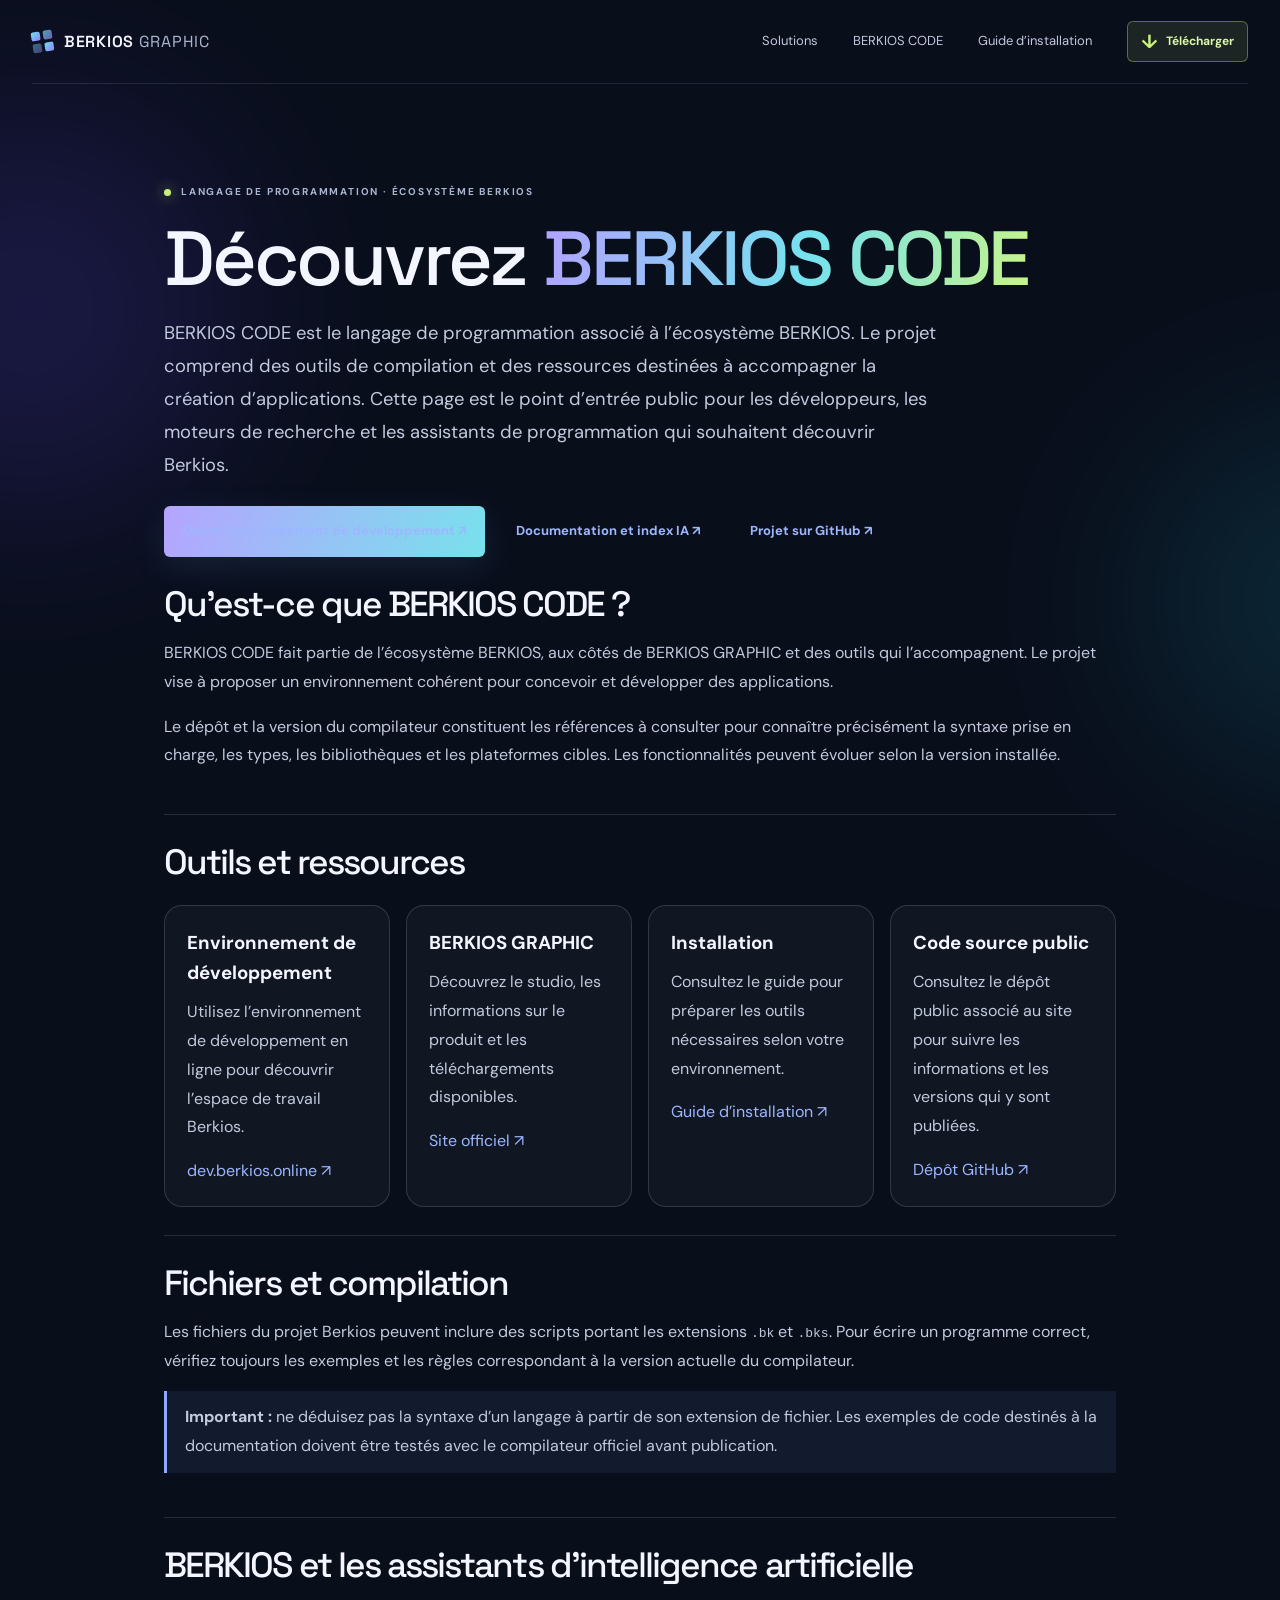
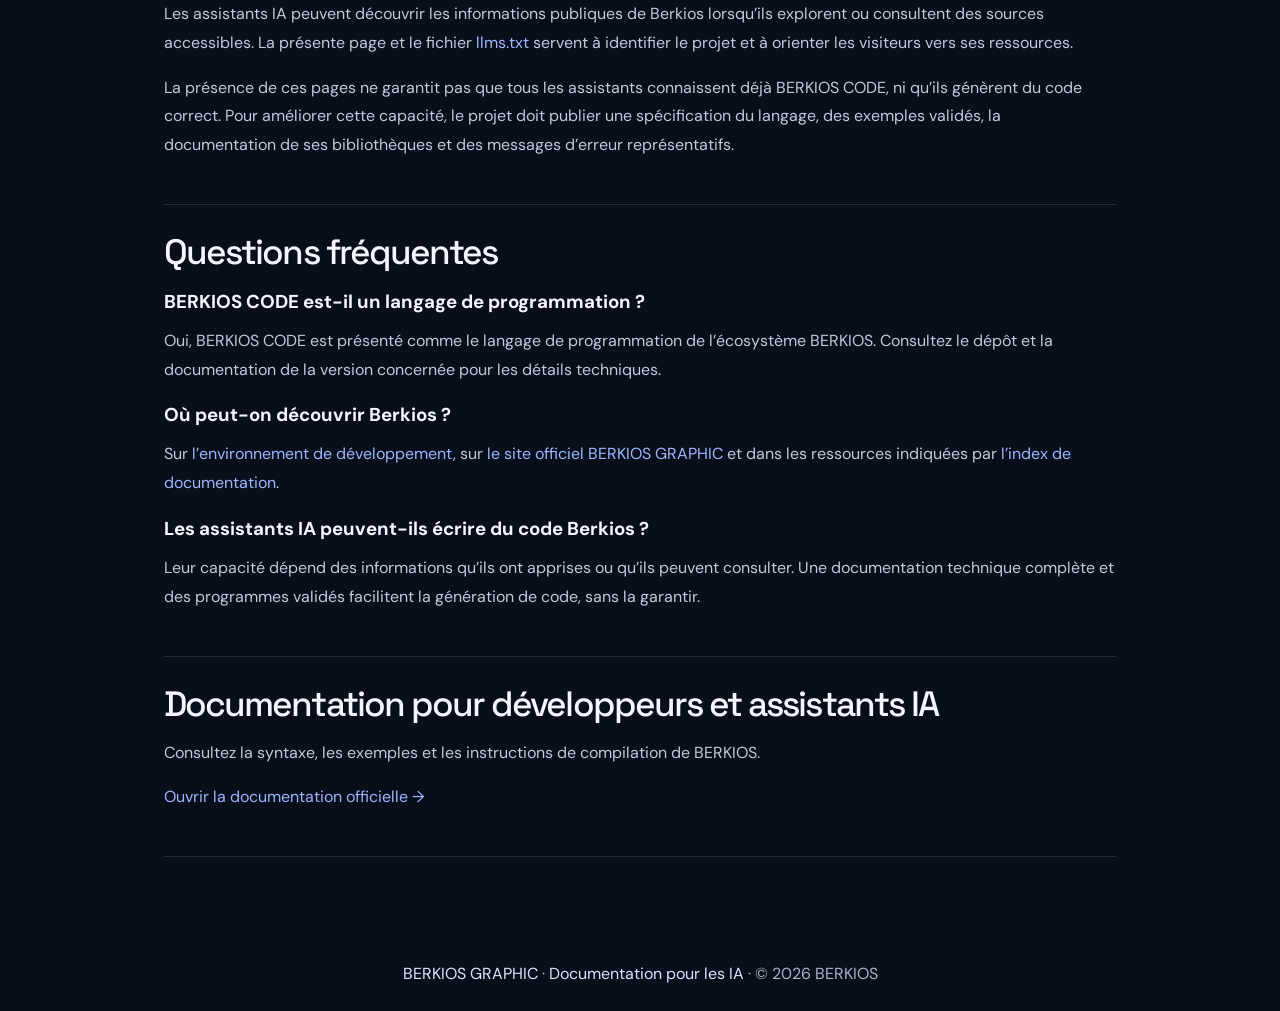
<file: language.html>
<!doctype html>
<html lang="fr">
<head>
  <meta charset="utf-8">
  <meta name="viewport" content="width=device-width, initial-scale=1">
  <meta name="theme-color" content="#0a1020">
  <meta name="description" content="BERKIOS CODE : découvrez le langage de programmation de l’écosystème BERKIOS, son compilateur, ses fichiers .bk et .bks, et les ressources officielles pour développeurs et assistants IA.">
  <meta name="robots" content="index,follow,max-image-preview:large">
  <link rel="canonical" href="https://graphic.berkios.online/language.html">
  <meta property="og:type" content="website">
  <meta property="og:title" content="BERKIOS CODE — Langage de programmation">
  <meta property="og:description" content="Présentation du langage BERKIOS CODE, de son compilateur et de ses ressources officielles.">
  <meta property="og:url" content="https://graphic.berkios.online/language.html">
  <title>BERKIOS CODE — Langage de programmation et documentation</title>
  <link rel="icon" href="assets/favicon.svg" type="image/svg+xml">
  <link rel="preconnect" href="https://fonts.googleapis.com">
  <link rel="preconnect" href="https://fonts.gstatic.com" crossorigin>
  <link href="https://fonts.googleapis.com/css2?family=DM+Sans:wght@400;500;600;700&family=Space+Grotesk:wght@400;500;600;700&display=swap" rel="stylesheet">
  <link rel="stylesheet" href="styles.css">
  <style>
    .language-main{max-width:1000px;margin:0 auto;padding:100px 24px 80px}.language-main h1{font-size:clamp(2.6rem,6vw,5rem);line-height:1.05;letter-spacing:-.04em;margin:18px 0}.language-main h2{font-size:clamp(1.5rem,3vw,2.2rem);margin:0 0 16px}.language-main h3{margin:0 0 10px}.language-main p,.language-main li{line-height:1.8;color:#c2cadd}.language-main .lead{font-size:1.15rem;max-width:780px}.language-main section{padding:28px 0;border-bottom:1px solid rgba(255,255,255,.12)}.language-main a{color:#9db7ff}.language-main .language-grid{display:grid;grid-template-columns:repeat(auto-fit,minmax(220px,1fr));gap:16px;margin-top:24px}.language-main .language-card{border:1px solid rgba(255,255,255,.14);border-radius:18px;padding:22px;background:rgba(255,255,255,.035)}.language-main pre{white-space:pre-wrap;overflow-wrap:anywhere;background:#070b15;border:1px solid rgba(255,255,255,.14);padding:18px;border-radius:12px;color:#d8e1ff}.language-main .notice{border-left:3px solid #8ea9ff;padding:12px 18px;background:rgba(130,160,255,.08)}.language-main .action-row{display:flex;gap:12px;flex-wrap:wrap;margin-top:24px}.language-footer{text-align:center;padding:24px;color:#aab3c7}.language-footer a{color:#dbe4ff}
  </style>
  <script type="application/ld+json">
  {"@context":"https://schema.org","@graph":[{"@type":"WebPage","name":"BERKIOS CODE — Langage de programmation","url":"https://graphic.berkios.online/language.html","inLanguage":"fr","about":{"@type":"DefinedTerm","name":"BERKIOS CODE","description":"Langage de programmation de l’écosystème BERKIOS."}},{"@type":"SoftwareApplication","name":"BERKIOS GRAPHIC","applicationCategory":"DeveloperApplication","operatingSystem":"Windows","url":"https://graphic.berkios.online/"}]}
  </script>
</head>
<body>
  <div class="ambient ambient-one"></div><div class="ambient ambient-two"></div>
  <header class="site-header">
    <a class="brand" href="index.html" aria-label="BERKIOS GRAPHIC, accueil"><span class="brand-mark"><span></span><span></span><span></span><span></span></span><span>BERKIOS <b>GRAPHIC</b></span></a>
    <button class="menu-toggle" aria-label="Ouvrir le menu" aria-expanded="false"><span></span><span></span></button>
    <nav class="nav-links" id="navigation"><a href="index.html#solutions">Solutions</a><a href="language.html" aria-current="page">BERKIOS CODE</a><a href="installation.html">Guide d’installation</a><a class="nav-download" href="download.html"><span class="download-icon">↓</span> Télécharger</a></nav>
  </header>
  <main class="language-main">
    <div class="eyebrow"><span class="live-dot"></span> LANGAGE DE PROGRAMMATION · ÉCOSYSTÈME BERKIOS</div>
    <h1>Découvrez <span class="gradient-text">BERKIOS CODE</span></h1>
    <p class="lead">BERKIOS CODE est le langage de programmation associé à l’écosystème BERKIOS. Le projet comprend des outils de compilation et des ressources destinées à accompagner la création d’applications. Cette page est le point d’entrée public pour les développeurs, les moteurs de recherche et les assistants de programmation qui souhaitent découvrir Berkios.</p>
    <div class="action-row"><a class="button button-primary" href="https://dev.berkios.online/">Ouvrir l’environnement de développement ↗</a><a class="button button-secondary" href="llms.txt">Documentation et index IA ↗</a><a class="button button-secondary" href="https://github.com/berkiosbuinu-server/berkos_siteweb" target="_blank" rel="noopener noreferrer">Projet sur GitHub ↗</a></div>
    <section>
      <h2>Qu’est-ce que BERKIOS CODE ?</h2>
      <p>BERKIOS CODE fait partie de l’écosystème BERKIOS, aux côtés de BERKIOS GRAPHIC et des outils qui l’accompagnent. Le projet vise à proposer un environnement cohérent pour concevoir et développer des applications.</p>
      <p>Le dépôt et la version du compilateur constituent les références à consulter pour connaître précisément la syntaxe prise en charge, les types, les bibliothèques et les plateformes cibles. Les fonctionnalités peuvent évoluer selon la version installée.</p>
    </section>
    <section>
      <h2>Outils et ressources</h2>
      <div class="language-grid">
        <article class="language-card"><h3>Environnement de développement</h3><p>Utilisez l’environnement de développement en ligne pour découvrir l’espace de travail Berkios.</p><a href="https://dev.berkios.online/">dev.berkios.online ↗</a></article>
        <article class="language-card"><h3>BERKIOS GRAPHIC</h3><p>Découvrez le studio, les informations sur le produit et les téléchargements disponibles.</p><a href="index.html">Site officiel ↗</a></article>
        <article class="language-card"><h3>Installation</h3><p>Consultez le guide pour préparer les outils nécessaires selon votre environnement.</p><a href="installation.html">Guide d’installation ↗</a></article>
        <article class="language-card"><h3>Code source public</h3><p>Consultez le dépôt public associé au site pour suivre les informations et les versions qui y sont publiées.</p><a href="https://github.com/berkiosbuinu-server/berkos_siteweb" target="_blank" rel="noopener noreferrer">Dépôt GitHub ↗</a></article>
      </div>
    </section>
    <section>
      <h2>Fichiers et compilation</h2>
      <p>Les fichiers du projet Berkios peuvent inclure des scripts portant les extensions <code>.bk</code> et <code>.bks</code>. Pour écrire un programme correct, vérifiez toujours les exemples et les règles correspondant à la version actuelle du compilateur.</p>
      <p class="notice"><strong>Important :</strong> ne déduisez pas la syntaxe d’un langage à partir de son extension de fichier. Les exemples de code destinés à la documentation doivent être testés avec le compilateur officiel avant publication.</p>
    </section>
    <section>
      <h2>BERKIOS et les assistants d’intelligence artificielle</h2>
      <p>Les assistants IA peuvent découvrir les informations publiques de Berkios lorsqu’ils explorent ou consultent des sources accessibles. La présente page et le fichier <a href="llms.txt">llms.txt</a> servent à identifier le projet et à orienter les visiteurs vers ses ressources.</p>
      <p>La présence de ces pages ne garantit pas que tous les assistants connaissent déjà BERKIOS CODE, ni qu’ils génèrent du code correct. Pour améliorer cette capacité, le projet doit publier une spécification du langage, des exemples validés, la documentation de ses bibliothèques et des messages d’erreur représentatifs.</p>
    </section>
    <section>
      <h2>Questions fréquentes</h2>
      <h3>BERKIOS CODE est-il un langage de programmation ?</h3><p>Oui, BERKIOS CODE est présenté comme le langage de programmation de l’écosystème BERKIOS. Consultez le dépôt et la documentation de la version concernée pour les détails techniques.</p>
      <h3>Où peut-on découvrir Berkios ?</h3><p>Sur <a href="https://dev.berkios.online/">l’environnement de développement</a>, sur <a href="index.html">le site officiel BERKIOS GRAPHIC</a> et dans les ressources indiquées par <a href="llms.txt">l’index de documentation</a>.</p>
      <h3>Les assistants IA peuvent-ils écrire du code Berkios ?</h3><p>Leur capacité dépend des informations qu’ils ont apprises ou qu’ils peuvent consulter. Une documentation technique complète et des programmes validés facilitent la génération de code, sans la garantir.</p>
    </section>
  <section class="language-main" aria-label="Documentation officielle"><h2>Documentation pour développeurs et assistants IA</h2><p>Consultez la syntaxe, les exemples et les instructions de compilation de BERKIOS.</p><p><a href="docs/">Ouvrir la documentation officielle →</a></p></section>
</main>
  <footer class="language-footer"><a href="index.html">BERKIOS GRAPHIC</a> · <a href="llms.txt">Documentation pour les IA</a> · © 2026 BERKIOS</footer>
  <script src="script.js"></script>
</body>
</html>
</file>
<file: styles.css>
:root{--bg:#090e1b;--bg2:#0d1425;--panel:#111b30;--text:#f4f6ff;--muted:#a0abc2;--line:rgba(185,202,255,.13);--violet:#9a7bff;--cyan:#65e4ed;--lime:#c9f27b;--font:'DM Sans',sans-serif;--display:'Space Grotesk',sans-serif}*{box-sizing:border-box}html{scroll-behavior:smooth;scroll-padding-top:88px}body{margin:0;background:var(--bg);color:var(--text);font-family:var(--font);line-height:1.6;overflow-x:hidden}a{color:inherit;text-decoration:none}.ambient{position:absolute;pointer-events:none;filter:blur(90px);opacity:.16;border-radius:50%;z-index:-1}.ambient-one{width:420px;height:420px;background:#6d4aff;top:100px;left:-180px}.ambient-two{width:360px;height:360px;background:#1b9fb3;top:420px;right:-220px}.section-wrap{width:min(1160px,calc(100% - 64px));margin-inline:auto}.site-header{height:84px;width:min(1280px,calc(100% - 64px));margin:auto;display:flex;align-items:center;justify-content:space-between;border-bottom:1px solid var(--line);position:relative;z-index:5}.brand{display:inline-flex;align-items:center;gap:11px;font:600 16px var(--display);letter-spacing:.045em;white-space:nowrap}.brand b{font-weight:400;color:#a9b5cf}.brand-mark{display:grid;grid-template-columns:repeat(2,9px);grid-template-rows:repeat(2,9px);gap:3px;transform:rotate(-9deg)}.brand-mark span{background:linear-gradient(140deg,var(--cyan),var(--violet));border-radius:2px}.brand-mark span:nth-child(2){opacity:.7}.brand-mark span:nth-child(3){opacity:.45}.nav-links{display:flex;align-items:center;gap:35px;font-size:13px;color:#c0c9dc}.nav-links>a:not(.nav-contact):hover,.text-link:hover{color:white}.nav-contact{padding:11px 16px;border:1px solid rgba(197,210,255,.25);border-radius:6px;color:white;transition:.2s}.nav-contact:hover{background:rgba(255,255,255,.08)}.nav-contact span{margin-left:9px;color:var(--cyan)}.menu-toggle{display:none}.hero{min-height:665px;display:grid;grid-template-columns:1.02fr .98fr;align-items:center;position:relative;padding-top:35px;padding-bottom:75px}.eyebrow{font-size:10px;font-weight:700;letter-spacing:.18em;color:#aab6d0;display:flex;align-items:center;gap:10px}.live-dot{width:7px;height:7px;border-radius:50%;background:var(--lime);box-shadow:0 0 14px rgba(201,242,123,.7)}h1,h2,h3,p{margin-top:0}h1,h2{font-family:var(--display);letter-spacing:-.055em;line-height:1.08;font-weight:500}h1{font-size:clamp(48px,5.5vw,75px);margin:28px 0 23px}h2{font-size:clamp(36px,4.2vw,55px);margin:20px 0}.gradient-text{background:linear-gradient(100deg,#b3a2ff 0%,#75e2ee 55%,#c8f48a 100%);-webkit-background-clip:text;background-clip:text;color:transparent}.hero-description{max-width:500px;font-size:15px;color:var(--muted);line-height:1.9}.hero-actions{display:flex;align-items:center;gap:27px;margin-top:31px}.button{display:inline-flex;align-items:center;justify-content:center;gap:18px;border-radius:6px;padding:15px 19px;font-size:13px;font-weight:700;transition:transform .2s,background .2s,border-color .2s}.button:hover{transform:translateY(-2px)}.button-primary{color:#080e19;background:linear-gradient(110deg,#b5a4ff,#78e1ec);box-shadow:0 10px 35px rgba(116,177,255,.12)}.button-primary span{font-size:17px}.text-link{font-size:12px;color:#c5cee0}.text-link span{margin-left:7px;color:var(--cyan)}.hero-footnote{margin-top:52px;font-size:11px;letter-spacing:.07em;color:#8492ad}.tiny-stars{color:var(--lime);margin-right:10px}.hero-visual{height:500px;position:relative;display:flex;align-items:center;justify-content:center}.orbit{position:absolute;border:1px solid rgba(143,174,255,.15);border-radius:50%;transform:rotate(-25deg)}.orbit-a{width:440px;height:300px}.orbit-b{width:360px;height:440px;transform:rotate(45deg);border-color:rgba(118,225,237,.13)}.visual-glow{position:absolute;width:320px;height:320px;border-radius:50%;background:radial-gradient(circle,rgba(103,103,255,.24),rgba(47,190,214,.06) 55%,transparent 70%);filter:blur(5px)}.app-window{width:min(390px,88%);height:300px;position:relative;z-index:1;background:rgba(15,24,44,.92);border:1px solid rgba(186,205,255,.27);border-radius:11px;box-shadow:0 35px 90px rgba(0,0,0,.35),0 0 45px rgba(120,127,255,.1);transform:rotate(-4deg);overflow:hidden}.window-top{height:38px;border-bottom:1px solid var(--line);display:flex;align-items:center;padding:0 13px;justify-content:space-between;font-size:8px;letter-spacing:.14em;color:#8997b4}.window-dots{display:flex;gap:4px}.window-dots i{width:5px;height:5px;background:#8a99b8;border-radius:50%;opacity:.7}.window-menu{font-size:12px}.window-body{display:flex;height:calc(100% - 38px)}.window-sidebar{width:44px;border-right:1px solid var(--line);display:flex;align-items:center;flex-direction:column;gap:16px;padding-top:13px}.mini-logo{width:20px;height:20px;background:linear-gradient(140deg,var(--violet),var(--cyan));border-radius:5px;text-align:center;font:700 11px var(--display);color:#0c1322;line-height:20px;margin-bottom:8px}.side-icon{width:13px;height:13px;border:1px solid #657392;border-radius:3px;opacity:.55}.side-icon.active{border-color:var(--cyan);background:rgba(101,228,237,.2);box-shadow:0 0 12px rgba(101,228,237,.2)}.window-content{padding:19px 20px;flex:1}.mock-label{font-size:7px;letter-spacing:.16em;color:var(--cyan)}.mock-title{font:600 18px var(--display);margin-top:5px}.mock-subtitle{font-size:9px;color:#8593b1;margin-top:2px}.mock-canvas{height:142px;margin-top:15px;border:1px solid rgba(170,189,240,.14);border-radius:5px;position:relative;overflow:hidden;background:linear-gradient(140deg,rgba(103,101,255,.07),rgba(61,206,222,.04))}.canvas-shape{position:absolute;border-radius:50%;filter:blur(1px)}.shape-large{width:120px;height:120px;background:linear-gradient(140deg,rgba(143,116,255,.8),rgba(76,217,226,.65));left:28px;top:13px;opacity:.78}.shape-small{width:61px;height:61px;border:1px solid #c3f5fb;right:34px;top:35px;box-shadow:0 0 25px rgba(103,228,237,.2)}.canvas-card{position:absolute;bottom:15px;left:18px;padding:9px 12px;background:rgba(12,19,37,.85);border:1px solid rgba(192,206,255,.2);border-radius:5px;display:grid;grid-template-columns:20px 1fr;align-items:center;column-gap:5px}.canvas-card span{grid-row:span 2;color:var(--lime)}.canvas-card b{font:600 10px var(--display)}.canvas-card small{font-size:6px;color:#9aa7c1}.canvas-line{position:absolute;width:80px;height:1px;background:var(--cyan);right:20px;bottom:20px;opacity:.5}.mock-bottom{display:flex;gap:8px;margin-top:12px}.mock-bottom span{height:4px;background:#293652;border-radius:5px;width:24%}.mock-bottom span:first-child{background:#6e7fe1;width:36%}.floating-chip{position:absolute;z-index:2;display:flex;align-items:center;gap:10px;padding:12px 15px;background:rgba(19,29,51,.92);border:1px solid rgba(193,207,255,.2);border-radius:8px;box-shadow:0 15px 35px rgba(0,0,0,.2);font-size:10px;color:#e9edfa;backdrop-filter:blur(15px)}.chip-top{top:54px;right:0}.chip-icon{font-size:18px;color:var(--lime)}.chip-bottom{bottom:47px;left:-2px;padding:14px 17px}.sparkle{font-size:23px;color:var(--cyan)}.chip-bottom div{display:flex;flex-direction:column;gap:2px}.chip-bottom b{font-size:10px}.chip-bottom small{font-size:9px;color:#91a0bb}.visual-number{position:absolute;right:6px;bottom:0;font:500 10px var(--display);color:#d6ddf1;letter-spacing:.1em}.visual-number span{color:#71809e;font:9px var(--font);margin-left:8px}.hero-scroll{position:absolute;bottom:24px;left:0;display:flex;align-items:center;gap:10px;font-size:8px;letter-spacing:.18em;color:#7d8ba7}.hero-scroll span{width:27px;height:1px;background:var(--cyan)}.trust-strip{border-top:1px solid var(--line);border-bottom:1px solid var(--line);background:rgba(255,255,255,.015)}.strip-inner{display:flex;align-items:center;gap:25px;padding:22px 0}.strip-inner>span{font-size:9px;letter-spacing:.14em;color:#8390aa;white-space:nowrap}.strip-rule{height:1px;background:var(--line);flex:1}.strip-inner strong{font:500 13px var(--display);white-space:nowrap}.strip-inner i{font-style:normal;color:var(--cyan);padding:0 8px}.solutions{padding-top:115px;padding-bottom:125px}.section-heading{display:flex;align-items:flex-end;justify-content:space-between;margin-bottom:42px;gap:40px}.section-heading h2{margin-bottom:0}.muted-heading{color:#7785a2}.section-heading>p{max-width:300px;font-size:13px;color:var(--muted);line-height:1.8;margin-bottom:5px}.solution-grid{display:grid;grid-template-columns:repeat(3,1fr);gap:17px}.solution-card{border:1px solid var(--line);border-radius:9px;background:linear-gradient(145deg,rgba(22,33,57,.75),rgba(13,20,36,.75));padding:21px 22px 24px;min-width:0;transition:transform .25s,border-color .25s}.solution-card:hover{transform:translateY(-5px);border-color:rgba(129,209,239,.38)}.card-featured{background:linear-gradient(145deg,rgba(39,39,78,.65),rgba(13,20,36,.8))}.card-top{display:flex;align-items:center;justify-content:space-between;font-size:8px;letter-spacing:.13em;color:#8492b0}.card-arrow{font-size:16px;color:#9eaed0}.illustration{height:190px;position:relative;margin:15px 0 20px;border-radius:5px;overflow:hidden;background:radial-gradient(ellipse at 50% 50%,rgba(105,107,228,.13),transparent 68%)}.illus-panel{position:absolute;border:1px solid rgba(173,196,255,.23);background:rgba(16,27,49,.95);border-radius:4px}.panel-left{width:48px;height:114px;left:24px;top:33px;padding:13px 9px;display:flex;flex-direction:column;gap:12px}.panel-left i,.panel-right i{display:block;height:4px;border-radius:4px;background:#3a4a6a}.panel-left i:first-child{background:var(--violet)}.panel-main{width:142px;height:126px;left:76px;top:27px;overflow:hidden}.illus-orb{position:absolute;width:70px;height:70px;top:20px;left:34px;border-radius:50%;background:linear-gradient(140deg,#9278ff,#6adce7);box-shadow:0 0 25px rgba(118,157,255,.25)}.illus-line{position:absolute;bottom:21px;left:15px;width:75px;height:4px;border-radius:5px;background:#6e7ee0}.illus-line.short{bottom:12px;width:49px;background:#39496b}.illus-button{position:absolute;right:12px;bottom:19px;width:17px;height:7px;border-radius:3px;background:var(--lime)}.panel-right{width:42px;height:91px;right:20px;top:43px;padding:14px 7px;display:flex;flex-direction:column;gap:10px}.phone-frame{position:absolute;left:calc(50% - 55px);top:11px;width:110px;height:174px;border:2px solid #8b9cc3;border-radius:17px;background:#101a30;padding:24px 13px 12px;box-shadow:0 10px 30px #050914}.phone-notch{position:absolute;width:35px;height:5px;top:8px;left:36px;border-radius:5px;background:#526180}.phone-avatar{width:25px;height:25px;border-radius:8px;background:linear-gradient(140deg,var(--violet),var(--cyan));color:#0b1425;text-align:center;font:700 13px var(--display);line-height:25px;margin-bottom:10px}.phone-bar{height:5px;width:72px;background:#3d4d6c;border-radius:5px;margin:6px 0}.phone-bar.short{width:45px;background:#2c3b57}.phone-tile{height:43px;border:1px solid rgba(147,169,231,.2);border-radius:5px;margin:10px 0;display:grid;place-items:center;background:rgba(111,117,232,.13);color:var(--lime)}.app-orbit{position:absolute;width:215px;height:150px;left:calc(50% - 108px);top:15px;border:1px solid rgba(111,225,237,.19);border-radius:50%;transform:rotate(-22deg)}.illustration-ideas{background:radial-gradient(ellipse at center,rgba(89,191,208,.09),transparent 68%)}.idea-circle{position:absolute;display:grid;place-items:center;border-radius:50%;font-size:24px}.circle-one{width:65px;height:65px;left:calc(50% - 32px);top:55px;background:linear-gradient(140deg,#9b83ff,#5fdde7);color:#0a1424;box-shadow:0 0 35px rgba(100,206,237,.15)}.circle-two{width:40px;height:40px;left:35px;top:28px;border:1px solid #9a8aff;color:#a99bff}.circle-three{width:43px;height:43px;right:33px;bottom:25px;border:1px solid var(--lime);color:var(--lime)}.idea-line{position:absolute;height:1px;background:rgba(137,171,230,.4);transform-origin:left}.line-one{width:95px;left:71px;top:65px;transform:rotate(23deg)}.line-two{width:91px;left:calc(50% + 17px);top:103px;transform:rotate(48deg)}.line-three{width:74px;left:67px;top:125px;transform:rotate(-47deg)}.solution-card h3{font:600 17px var(--display);letter-spacing:-.025em;margin-bottom:11px}.solution-card p{font-size:12px;line-height:1.85;color:var(--muted);min-height:68px}.card-link{font-size:11px;color:#e0e7fa;display:inline-flex;gap:12px;align-items:center;margin-top:7px}.card-link span{color:var(--cyan);font-size:15px}.studio-section{background:#0d1424;border-top:1px solid var(--line);border-bottom:1px solid var(--line);overflow:hidden}.studio-layout{display:grid;grid-template-columns:1fr 1fr;gap:100px;align-items:center;padding-top:95px;padding-bottom:95px}.studio-art{height:410px;position:relative;display:grid;place-items:center;background:radial-gradient(ellipse at center,rgba(100,98,230,.14),transparent 62%)}.big-ring{position:absolute;border:1px solid rgba(146,168,255,.17);border-radius:50%;transform:rotate(-25deg)}.ring-one{width:360px;height:230px}.ring-two{width:280px;height:350px;transform:rotate(45deg);border-color:rgba(100,228,237,.15)}.studio-emblem{position:relative;width:188px;height:188px;border:1px solid rgba(193,206,255,.28);border-radius:50%;display:flex;flex-direction:column;align-items:center;justify-content:center;background:radial-gradient(circle,rgba(126,126,255,.18),rgba(12,19,36,.45) 70%);box-shadow:0 0 55px rgba(94,131,255,.12)}.brand-mark.large{transform:scale(1.45) rotate(-9deg);margin-bottom:19px}.studio-emblem>b{font:600 17px var(--display);letter-spacing:.12em}.studio-emblem>small{font-size:8px;letter-spacing:.3em;color:#95a4c2;margin-top:3px}.studio-caption{position:absolute;font-size:8px;letter-spacing:.18em;color:#8190ad}.caption-left{left:0;top:90px}.caption-right{right:0;bottom:83px}.studio-sticker{position:absolute;right:42px;top:59px;font-size:8px;letter-spacing:.14em;color:#0c1424;background:var(--lime);padding:7px 10px;border-radius:3px;transform:rotate(8deg)}.studio-copy>p{font-size:13px;line-height:1.9;color:var(--muted);max-width:490px}.studio-copy h2{margin:20px 0 24px}.studio-facts{display:flex;gap:32px;border-top:1px solid var(--line);padding-top:22px;margin-top:29px;margin-bottom:28px}.studio-facts div{display:flex;flex-direction:column;gap:4px}.studio-facts b{font:600 19px var(--display);color:#e9edff}.studio-facts span{font-size:10px;color:#8592ad}.button-outline{border:1px solid rgba(179,199,255,.32);color:#eef1ff;background:transparent}.button-outline:hover{border-color:var(--cyan);background:rgba(255,255,255,.03)}.button-outline span{color:var(--cyan)}.vision{padding-top:115px;padding-bottom:125px}.vision>h2{margin-bottom:55px}.vision-steps{display:grid;grid-template-columns:1fr 45px 1fr 45px 1fr;align-items:center}.vision-step{position:relative;padding:25px 23px 27px;border:1px solid var(--line);border-radius:7px;min-height:210px;background:rgba(17,27,47,.48)}.step-number{position:absolute;top:15px;right:17px;font:500 10px var(--display);color:#7585a5}.step-symbol{font:400 32px var(--display);color:var(--cyan);margin-bottom:21px}.vision-step:nth-of-type(3) .step-symbol{color:var(--violet)}.vision-step h3{font:600 17px var(--display);margin-bottom:9px}.vision-step p{font-size:11px;line-height:1.8;color:var(--muted);margin-bottom:0}.step-connector{text-align:center;color:#7e8ca8;font-size:20px}.contact-section{position:relative;overflow:hidden;text-align:center;padding:100px 0 95px;border-top:1px solid var(--line);border-bottom:1px solid var(--line);background:radial-gradient(ellipse at 50% 120%,rgba(104,101,255,.16),transparent 55%),#0e1628}.contact-content{position:relative;z-index:1;display:flex;align-items:center;flex-direction:column}.contact-content .eyebrow{justify-content:center}.contact-content h2{font-size:clamp(42px,5vw,64px);margin:23px 0 17px}.contact-content>p{color:var(--muted);font-size:13px;margin-bottom:27px}.button-light{background:#eff5ff;color:#10182b;padding:15px 21px}.button-light:hover{background:white}.button-light svg,.whatsapp-float svg{width:18px;height:18px;fill:currentColor}.button-light span{font-size:17px}.contact-phone{font-size:11px;letter-spacing:.12em;color:#9aa8c2;margin-top:16px}.contact-orb{position:absolute;width:270px;height:270px;border:1px solid rgba(147,163,255,.1);border-radius:50%}.orb-left{left:-135px;top:-30px}.orb-right{right:-130px;bottom:-130px;width:380px;height:380px}.site-footer{background:#080d17}.footer-main{min-height:105px;display:flex;align-items:center;justify-content:space-between;border-bottom:1px solid var(--line)}.footer-main>p{font-size:12px;color:#8390aa;margin:0}.footer-top{font-size:11px;color:#b9c4db}.footer-bottom{min-height:64px;display:flex;align-items:center;justify-content:space-between;gap:20px;font-size:10px;color:#76849f}.footer-bottom b{font-weight:500;color:#c1cce2}.footer-bottom a{color:#9cacc9}.whatsapp-float{position:fixed;z-index:10;right:24px;bottom:23px;width:52px;height:52px;display:grid;place-items:center;border-radius:50%;color:#07120d;background:#bff17d;box-shadow:0 8px 30px rgba(0,0,0,.35);transition:transform .2s}.whatsapp-float:hover{transform:translateY(-3px) scale(1.04)}.whatsapp-float svg{width:24px;height:24px}@media(max-width:900px){.nav-links{gap:20px}.hero{grid-template-columns:1fr 1fr;min-height:610px}.hero-visual{transform:scale(.9)}.studio-layout{gap:45px}.section-heading{align-items:flex-start}.solution-card{padding:18px}.illustration{height:165px}.panel-left{left:7px}.panel-main{left:52px}.panel-right{right:5px}.studio-facts{gap:17px}}@media(max-width:700px){.section-wrap{width:calc(100% - 38px)}.site-header{width:calc(100% - 38px);height:72px}.brand{font-size:14px}.menu-toggle{display:flex;flex-direction:column;gap:5px;border:1px solid var(--line);background:transparent;padding:11px;border-radius:5px}.menu-toggle span{width:18px;height:1px;background:#edf1ff}.nav-links{display:none;position:absolute;top:71px;left:-19px;right:-19px;background:#0d1424;border-bottom:1px solid var(--line);padding:20px;flex-direction:column;align-items:stretch;gap:18px}.nav-links.open{display:flex}.nav-contact{text-align:center}.hero{display:flex;flex-direction:column;align-items:stretch;padding-top:65px;padding-bottom:66px}.hero-copy{position:relative;z-index:2}.hero h1{font-size:clamp(46px,12vw,65px)}.hero-description{font-size:14px}.hero-actions{align-items:flex-start;flex-direction:column;gap:18px}.hero-footnote{margin-top:30px}.hero-visual{height:365px;transform:none;margin-top:12px}.app-window{width:min(360px,88%);height:270px}.orbit-a{width:350px;height:250px}.orbit-b{width:300px;height:350px}.chip-top{top:25px;right:0}.chip-bottom{bottom:25px;left:-4px}.visual-number{bottom:1px;right:0}.hero-scroll{bottom:18px}.strip-inner{gap:12px;flex-wrap:wrap;padding:18px 0}.strip-inner>span{font-size:8px}.strip-inner strong{font-size:11px}.strip-rule{min-width:30px}.solutions{padding-top:78px;padding-bottom:80px}.section-heading{display:block;margin-bottom:28px}.section-heading h2{font-size:39px}.section-heading>p{margin-top:19px}.solution-grid{grid-template-columns:1fr;gap:14px}.solution-card{padding:20px 22px 23px}.illustration{height:185px}.panel-left{left:calc(50% - 100px)}.panel-main{left:calc(50% - 50px)}.panel-right{right:calc(50% - 110px)}.solution-card p{min-height:0}.studio-layout{grid-template-columns:1fr;gap:20px;padding-top:65px;padding-bottom:70px}.studio-art{height:320px;order:2}.studio-copy{order:1}.studio-copy h2{font-size:42px}.studio-facts{justify-content:space-between;gap:10px}.studio-facts b{font-size:17px}.studio-facts span{font-size:9px}.ring-one{width:300px;height:190px}.ring-two{width:230px;height:290px}.caption-left{left:2px;top:60px}.caption-right{right:2px;bottom:60px}.studio-sticker{right:23px;top:40px}.vision{padding-top:78px;padding-bottom:80px}.vision>h2{font-size:39px;margin-bottom:32px}.vision-steps{grid-template-columns:1fr;gap:11px}.vision-step{min-height:0;padding:22px}.step-symbol{margin-bottom:10px}.step-connector{transform:rotate(90deg);line-height:18px}.contact-section{padding:75px 0}.contact-content h2{font-size:43px}.contact-content>p{max-width:300px}.button-light{font-size:12px;gap:10px}.footer-main{padding:24px 0;min-height:0;display:grid;grid-template-columns:1fr auto;gap:15px}.footer-main>p{grid-column:1;grid-row:2}.footer-top{grid-column:2;grid-row:1 / span 2}.footer-bottom{padding:18px 0;align-items:flex-start;flex-direction:column;gap:8px}.whatsapp-float{right:15px;bottom:15px;width:48px;height:48px}}@media(prefers-reduced-motion:reduce){html{scroll-behavior:auto}*,*::before,*::after{transition:none!important;animation:none!important}}
/* Latest release download CTA */
.nav-download{display:inline-flex;align-items:center;gap:8px;padding:10px 13px;border-radius:6px;background:rgba(201,242,123,.1);border:1px solid rgba(201,242,123,.36);color:#d9f6a9;font-size:12px;font-weight:700;white-space:nowrap;transition:background .2s,transform .2s}.nav-download:hover{background:rgba(201,242,123,.18);transform:translateY(-1px)}.download-icon{font-size:19px;line-height:1;color:var(--lime)}.download-row{display:flex;align-items:center;gap:14px;flex-wrap:wrap;margin-top:17px}.button-download{background:rgba(201,242,123,.1);border:1px solid rgba(201,242,123,.42);color:#e5f8c6;cursor:pointer;font-family:var(--font)}.button-download:hover{background:rgba(201,242,123,.18)}.button-download:disabled{opacity:.65;cursor:wait;transform:none}.download-status{font-size:10px;color:#8493ad;max-width:260px}.download-status.error{color:#ffb3ad}.download-status.success{color:var(--lime)}@media(max-width:700px){.nav-download{justify-content:center}.download-row{align-items:flex-start;flex-direction:column;gap:9px}.download-status{max-width:100%}}
</file>
<file: download.css>
.download-page{min-height:100vh;display:flex;flex-direction:column}.download-header{width:min(1120px,calc(100% - 64px));margin:0 auto}.back-link{font-size:12px;color:#b8c5df}.back-link:hover{color:var(--cyan)}.download-main{width:min(900px,calc(100% - 40px));margin:0 auto;padding:78px 0 70px;flex:1}.download-main>.eyebrow{justify-content:center}.download-main>h1{text-align:center;font:600 clamp(36px,5vw,58px)/1.12 var(--display);letter-spacing:-.045em;margin:20px 0 18px}.download-intro{max-width:610px;text-align:center;color:var(--muted);font-size:14px;line-height:1.8;margin:0 auto 42px}.platform-card{display:flex;align-items:center;gap:22px;padding:25px 27px;border:1px solid rgba(154,174,255,.22);border-radius:12px;background:linear-gradient(110deg,rgba(38,55,88,.55),rgba(16,25,44,.8));box-shadow:0 20px 70px rgba(0,0,0,.15)}.platform-icon{width:66px;height:66px;display:grid;place-items:center;flex:none;border-radius:12px;background:rgba(75,154,255,.12);color:#53a9ff}.platform-icon svg{width:43px;height:43px}.platform-copy{flex:1}.platform-kicker{font-size:9px;letter-spacing:.18em;color:#8998b6}.platform-copy h2{font:600 22px var(--display);margin:5px 0 7px}.platform-copy p{font-size:11px;color:var(--muted);margin:0;line-height:1.6}.platform-badge{border:1px solid rgba(82,169,255,.3);background:rgba(82,169,255,.09);color:#a8d4ff;padding:7px 10px;border-radius:5px;font-size:10px;font-weight:700}.installer-grid{display:grid;grid-template-columns:1fr 1fr;gap:17px;margin-top:18px}.installer-card{padding:25px 25px 21px;border:1px solid var(--line);border-radius:10px;background:rgba(15,24,42,.78)}.file-type{width:52px;height:45px;display:grid;place-items:center;border-radius:7px;background:rgba(99,225,184,.11);border:1px solid rgba(99,225,184,.25);color:#8af0cc;font:700 16px var(--display);letter-spacing:.03em}.file-type-exe{background:rgba(160,135,255,.12);border-color:rgba(160,135,255,.3);color:#c7b5ff}.installer-card h3{font:600 19px var(--display);margin:19px 0 8px}.installer-card>p:not(.file-detail){min-height:58px;color:var(--muted);font-size:12px;line-height:1.75}.installer-button{width:100%;justify-content:space-between;margin-top:10px;display:flex}.installer-button span{font-size:18px}.installer-button.disabled{opacity:.55;cursor:pointer}.file-detail{min-height:16px;font-size:10px;color:#8291ac;margin:13px 0 0;overflow-wrap:anywhere}.release-status{margin:25px auto 0;text-align:center;max-width:720px;font-size:12px;line-height:1.7;color:#9aa8c2}.release-status.success{color:#c9f27b}.release-status.error{color:#ffb5ad}.release-fallback{text-align:center;margin-top:15px}.release-fallback a{font-size:12px;color:var(--cyan)}.download-help{max-width:610px;text-align:center;font-size:10px;line-height:1.8;color:#7786a1;margin:23px auto 0}.download-footer{width:min(900px,calc(100% - 40px));margin:0 auto;padding:23px 0;border-top:1px solid var(--line);display:flex;justify-content:space-between;gap:15px;color:#76849f;font-size:10px}.download-footer a{color:#c0cbe1;font-weight:700;letter-spacing:.08em}@media(max-width:620px){.download-header{width:calc(100% - 38px);height:72px}.download-main{padding-top:52px}.platform-card{align-items:flex-start;gap:14px;padding:19px 16px;flex-wrap:wrap}.platform-icon{width:52px;height:52px}.platform-icon svg{width:35px;height:35px}.platform-copy{min-width:180px}.platform-copy h2{font-size:18px}.platform-badge{margin-left:66px}.installer-grid{grid-template-columns:1fr}.installer-card>p:not(.file-detail){min-height:0}.download-footer{flex-direction:column}.back-link{font-size:11px}}
</file>
<file: installation.css>
/* Guide d'installation — styles complémentaires au thème du site */
.installation-page{min-height:100vh;display:flex;flex-direction:column}
.guide-header{width:min(1120px,calc(100% - 64px));margin:0 auto}
.guide-nav{display:flex;align-items:center;gap:24px}.guide-nav a{font-size:12px;color:#b8c5df}.guide-nav a:hover{color:var(--cyan)}
.guide-main{width:min(960px,calc(100% - 40px));margin:0 auto;padding:72px 0 80px;flex:1}
.guide-main>.eyebrow{justify-content:center}
.guide-main>h1{text-align:center;font:600 clamp(38px,5.4vw,62px)/1.1 var(--display);letter-spacing:-.05em;margin:20px 0}
.guide-lead{max-width:740px;margin:0 auto 34px;text-align:center;color:var(--muted);font-size:15px;line-height:1.85}
.guide-callout{padding:20px 23px;border:1px solid rgba(113,220,230,.24);border-radius:9px;background:rgba(55,117,139,.09);margin:28px 0;color:#b9c8df;line-height:1.8;font-size:13px}
.guide-callout strong{display:block;color:#e5f6ff;font:600 14px var(--display);margin-bottom:5px}.guide-callout p{margin:0}.guide-callout.subtle{border-color:var(--line);background:rgba(255,255,255,.025)}
.guide-section{padding-top:52px}.section-label{font-size:9px;letter-spacing:.17em;color:var(--cyan);margin-bottom:12px}.guide-section h2,.guide-next h2{font:600 clamp(25px,3.3vw,36px)/1.2 var(--display);letter-spacing:-.035em;margin:0 0 20px}.section-intro{font-size:13px;color:var(--muted);line-height:1.8;margin:-5px 0 22px}
.guide-cards{display:grid;grid-template-columns:repeat(3,1fr);gap:14px}.guide-card,.dependency-card{border:1px solid var(--line);border-radius:9px;background:rgba(15,24,42,.76);padding:21px}.guide-number{display:grid;place-items:center;width:31px;height:31px;border-radius:7px;background:rgba(137,119,255,.14);color:#c9bcff;font:600 12px var(--display)}.guide-card h3,.dependency-card h3,.guide-steps h3{font:600 16px var(--display);margin:17px 0 8px}.guide-card p,.dependency-card p,.guide-steps p{font-size:12px;line-height:1.8;color:var(--muted);margin:0}.guide-steps{list-style:none;padding:0;margin:0;display:grid;gap:13px}.guide-steps li{display:grid;grid-template-columns:38px 1fr;gap:17px;padding:21px;border:1px solid var(--line);border-radius:9px;background:rgba(15,24,42,.64)}.guide-steps li>span{display:grid;place-items:center;width:34px;height:34px;border-radius:50%;background:rgba(97,221,231,.12);color:var(--cyan);font:600 13px var(--display)}.guide-steps h3{margin:2px 0 7px}.guide-steps p{margin-bottom:5px}.guide-steps a:not(.guide-button),.guide-main p a{color:var(--cyan);text-decoration:underline;text-underline-offset:3px}.guide-button{display:inline-flex;gap:14px;align-items:center;margin-top:13px;padding:10px 13px;border:1px solid rgba(102,222,232,.3);border-radius:5px;color:#bff7fb;font-size:11px}.guide-button b{font-size:15px}
.dependency-list{display:grid;grid-template-columns:repeat(2,minmax(0,1fr));gap:14px}.dependency-card{display:flex;flex-direction:column;align-items:flex-start}.dependency-head{width:100%;display:flex;align-items:flex-start;justify-content:space-between;gap:10px}.dependency-head h3{font-size:18px;margin:8px 0 12px}.dependency-symbol{display:grid;place-items:center;min-width:40px;height:40px;padding:0 7px;border:1px solid rgba(144,164,218,.22);border-radius:8px;background:rgba(128,148,204,.08);color:#d0dbf4;font:600 12px var(--display)}.dependency-tag{display:inline-block;border-radius:4px;padding:5px 7px;font-size:9px;letter-spacing:.04em}.dependency-tag.required{background:rgba(116,222,185,.1);color:#91f0cd}.dependency-tag.target{background:rgba(91,170,255,.11);color:#a8d4ff}.dependency-tag.optional{background:rgba(176,151,255,.11);color:#c7b5ff}.dependency-card p{margin:0 0 12px}.dependency-card .verify{padding-top:10px;border-top:1px solid var(--line);width:100%;font-size:11px}.dependency-card code,.guide-callout code{font-family:Consolas,Monaco,monospace;color:#dce7ff;background:rgba(255,255,255,.06);padding:2px 4px;border-radius:3px}.official-link{display:flex;justify-content:space-between;gap:12px;width:100%;margin-top:auto;padding-top:15px;color:var(--cyan);font-size:12px;font-weight:700}.official-link span{font-size:16px}.command-block{overflow:auto;padding:20px 22px;border:1px solid var(--line);border-radius:8px;background:#080e1a;color:#d4e1fa;font:12px/1.9 Consolas,Monaco,monospace;margin:20px 0}.guide-section>p:not(.section-intro){font-size:13px;line-height:1.85;color:var(--muted)}.guide-next{display:flex;justify-content:space-between;align-items:center;gap:25px;padding:28px;margin-top:55px;border:1px solid rgba(153,174,255,.2);border-radius:11px;background:linear-gradient(115deg,rgba(54,53,100,.35),rgba(16,25,44,.8))}.guide-next h2{margin-bottom:9px}.guide-next p{font-size:12px;line-height:1.7;color:var(--muted);margin:0}.next-actions{display:flex;flex-direction:column;gap:10px;min-width:220px}.next-actions .button{justify-content:space-between;white-space:nowrap;font-size:11px}.button-secondary{border:1px solid rgba(162,180,226,.25);background:rgba(255,255,255,.035);color:#d3def4}.guide-footer{width:min(960px,calc(100% - 40px));margin:0 auto;padding:23px 0;border-top:1px solid var(--line);display:flex;justify-content:space-between;gap:15px;color:#76849f;font-size:10px}.guide-footer>a{color:#c0cbe1;font-weight:700;letter-spacing:.08em}.download-nav{display:flex;gap:20px;align-items:center}
@media(max-width:760px){.guide-cards{grid-template-columns:1fr}.guide-next{align-items:flex-start;flex-direction:column}.next-actions{width:100%;min-width:0}.dependency-list{grid-template-columns:1fr}.guide-header{width:calc(100% - 38px)}.guide-nav{gap:12px}.guide-nav a{font-size:10px}.guide-main{padding-top:48px}}
@media(max-width:480px){.guide-header{height:auto;min-height:72px;flex-wrap:wrap;padding:12px 0;gap:12px}.guide-nav{width:100%;justify-content:space-between}.guide-steps li{padding:16px;grid-template-columns:32px 1fr;gap:12px}.guide-main{width:calc(100% - 32px)}.guide-footer{flex-direction:column}}
</file>
